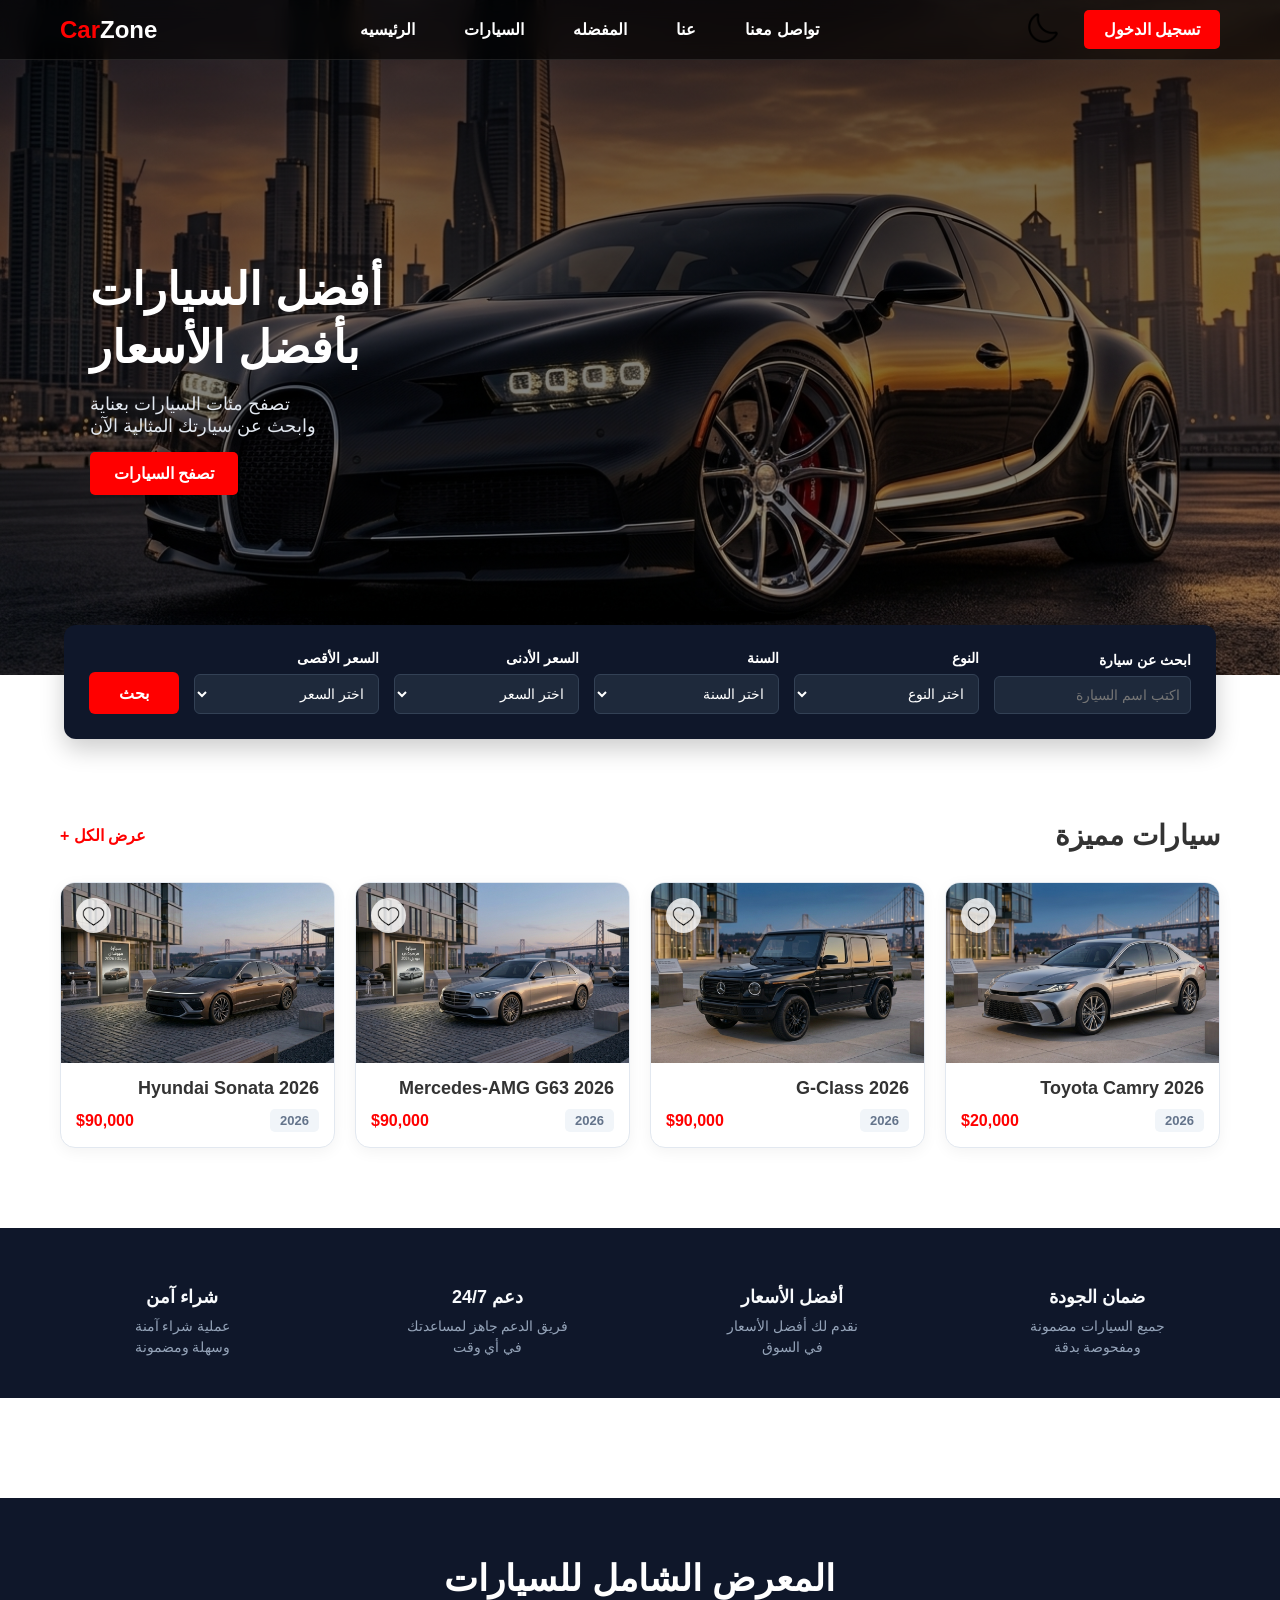
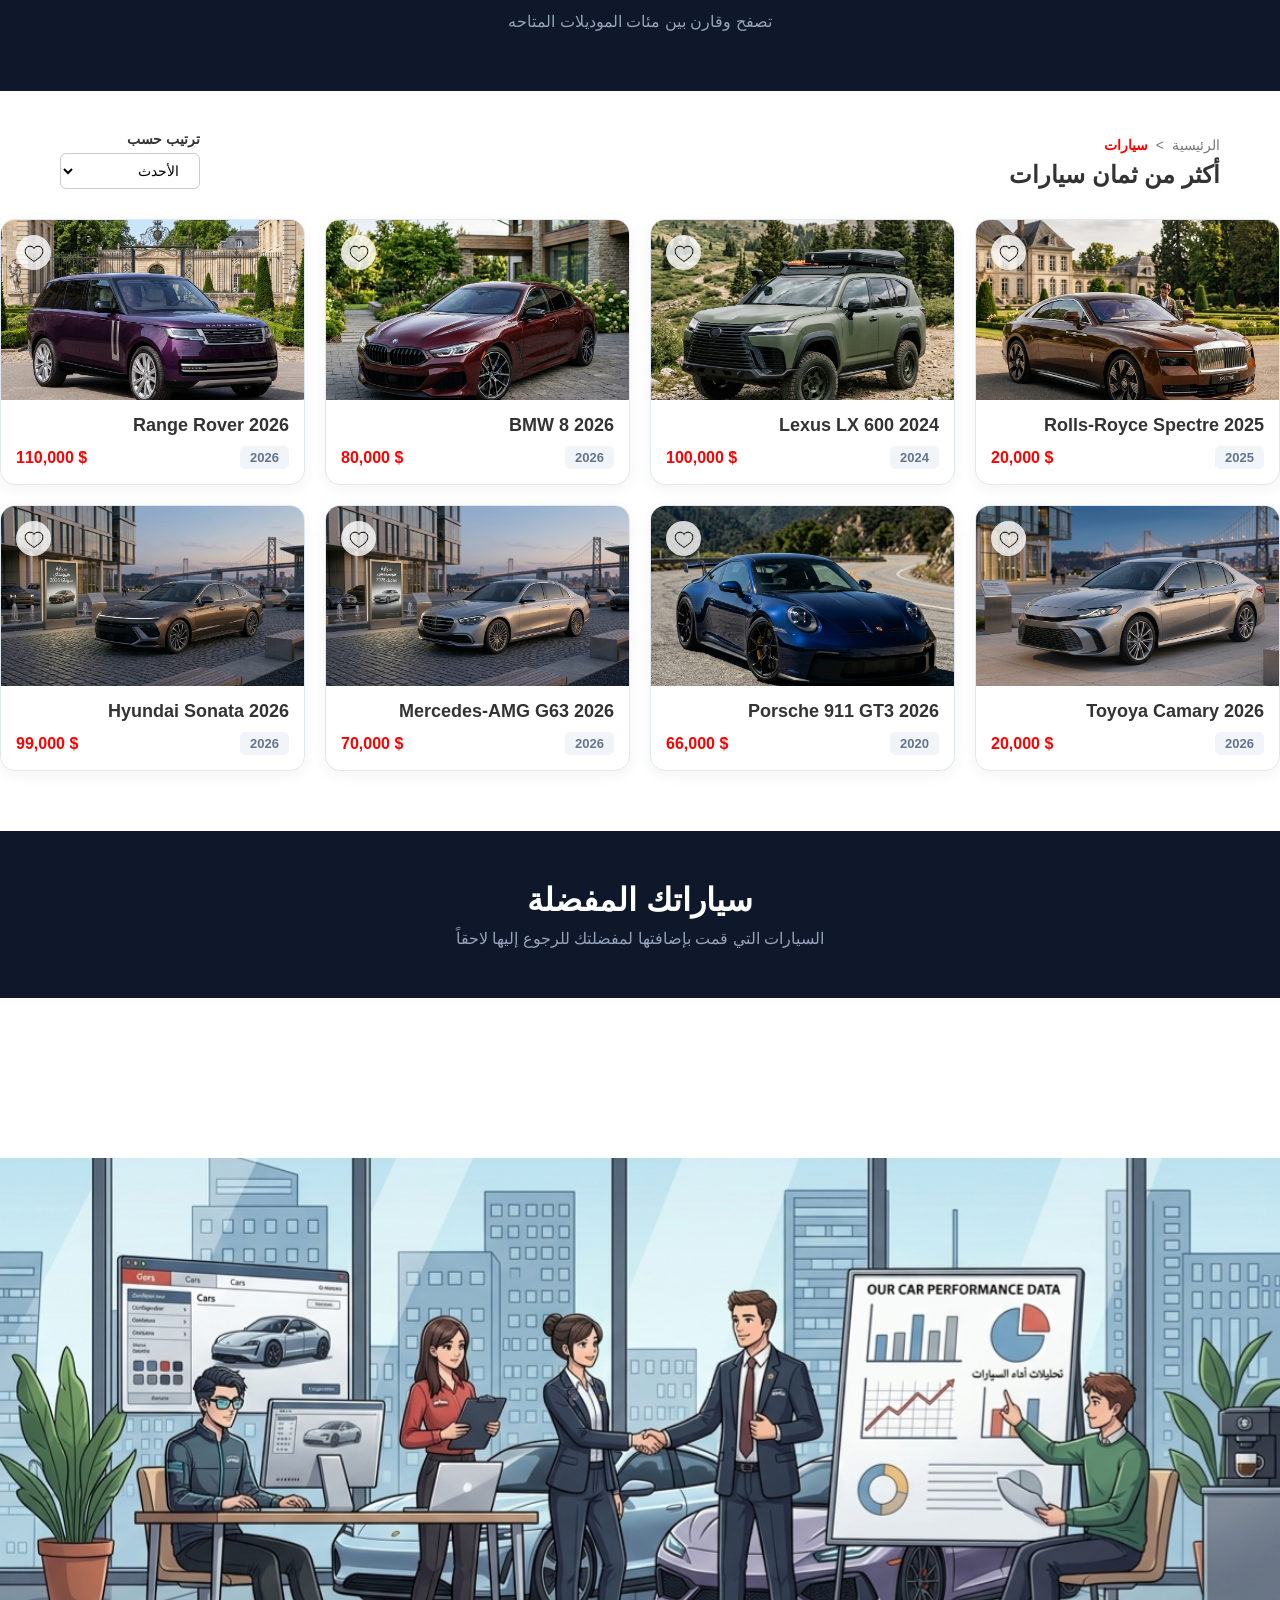
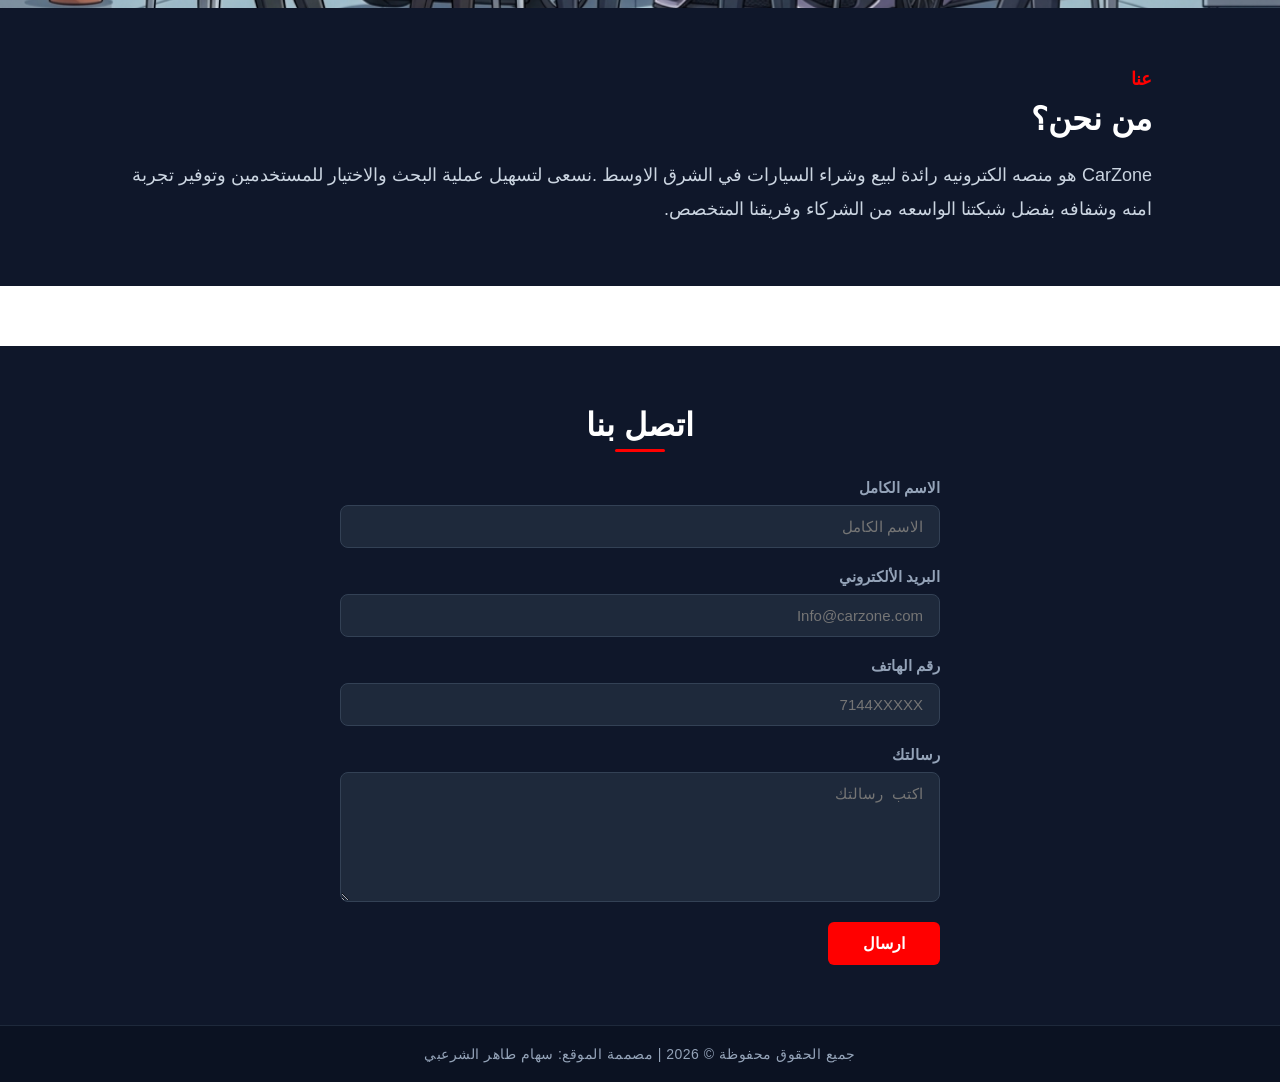
<file: index.html>
<!DOCTYPE html>
<html lang="en">
<head>
    <meta charset="UTF-8">
    <meta name="viewport" content="width=device-width, initial-scale=1.0">
    <link rel="stylesheet" href="css/style.css">
    <title>CarZone</title>
</head>
<body>
<header class="header">
    <div class="container">
        <div class="logo">
            <h1 class="carzone"> <span class="car">Car</span>Zone</h1>
        </div>
        
        <nav class="nav">
            <ul>
                <li><a href="#Home">الرئيسيه</a></li>
                <li><a href="#Cars">السيارات</a></li>
                <li><a href="#Favorites">المفضله</a></li>
                <li><a href="#About-us">عنا</a></li>
                <li><a href="#Contact-Us">تواصل معنا</a></li>
            </ul>
        </nav>
        
        <div class="buttons">
            <button class="light-dark" id="themeToggle"><img src="images/moon.png" alt="light-dark"></button>
            <button class="sign-up">تسجيل الدخول</button>
        </div>
    </div>
</header>

       <section id="Home">
        <div class="hero-section">
            <div class="container">
                <h1 class="hero-title">أفضل السيارات<br>بأفضل الأسعار</h1>
                <p class="hero-desc">تصفح مئات السيارات بعناية<br>وابحث عن سيارتك المثالية الآن</p>
                <button class="browse-cars-btn">تصفح السيارات</button>
            </div>
        </div>
        
        <div class="search-filter-wrapper">
            <div class="search-car-box">
                <button class="search-submit-btn">بحث</button>
                <div class="input-group">
                    <label>السعر الأقصى</label>
                    <select><option>اختر السعر</option></select>
                </div>
                <div class="input-group">
                    <label>السعر الأدنى</label>
                    <select><option>اختر السعر</option></select>
                </div>
                <div class="input-group">
                    <label>السنة</label>
                    <select><option>اختر السنة</option></select>
                </div>
                <div class="input-group">
                    <label>النوع</label>
                    <select><option>اختر النوع</option></select>
                </div>
                <div class="input-group">
                    <label>ابحث عن سيارة</label>
                    <input type="text" placeholder="اكتب اسم السيارة">
                </div>
            </div>
        </div>

        <div class="under-section">
            <div class="section-header">
                <h2>سيارات مميزة</h2>
                <a href="#" class="view-all">عرض الكل +</a>
            </div>
                
                <div class="cars-grid"> 
                    <!-- بطاقة السيارة 1 -->
                    <div class="car-card" data-id="toyota">
                        <div class="car-img">
                            <img src="images/t.png" alt="toyota car">
                            <button class="heart-btn"><img src="images/heart.png" alt="love"></button>
                        </div>
                        <div class="car-info">
                            <h3 class="car-name">Toyota Camry 2026</h3> 
                            <div class="car-footer">
                                <span class="car-price">$20,000</span>
                                <span class="car-year">2026</span>
                            </div>
                        </div>
                    </div>
                    
                  
                    <div class="car-card" data-id="G-Class">
                        <div class="car-img">
                            <img src="images/g.png" alt="G-Class">
                            <button class="heart-btn"><img src="images/heart.png" alt="love"></button>
                        </div>
                        <div class="car-info">
                            <h3 class="car-name">G-Class 2026</h3>
                            <div class="car-footer">
                                <span class="car-price">$90,000</span>
                                <span class="car-year">2026</span>
                            </div>
                        </div>
                    </div>
                    
                    <div class="car-card" data-id="Mercedes-AMG">
                        <div class="car-img">
                            <img src="images/mr.png" alt="Mercedes-AMG G63">
                            <button class="heart-btn"><img src="images/heart.png" alt="love"></button>
                        </div>
                        <div class="car-info">
                            <h3 class="car-name">Mercedes-AMG G63 2026</h3>
                            <div class="car-footer">
                                <span class="car-price">$90,000</span>
                                <span class="car-year">2026</span>
                            </div>
                        </div>
                    </div>
                
                    <div class="car-card" data-id="Hyundai">
                        <div class="car-img">
                            <img src="images/h.png" alt="Hyundai Sonata 2026">
                            <button class="heart-btn"><img src="images/heart.png" alt="love"></button>
                        </div>
                        <div class="car-info">
                            <h3 class="car-name">Hyundai Sonata 2026</h3>
                            <div class="car-footer">
                                <span class="car-price">$90,000</span>
                                <span class="car-year">2026</span>
                            </div>
                        </div>
                    </div>
                </div>   
            </div>
        </div>

        <div class="site-features"> <!-- تم تغيير التسمية لتكون أدق -->
            <div class="container">
                <div class="feature-col">
                    <h3>ضمان الجودة</h3>
                    <p>جميع السيارات مضمونة<br>ومفحوصة بدقة</p>
                </div>
                <div class="feature-col">
                    <h3>أفضل الأسعار</h3>
                    <p>نقدم لك أفضل الأسعار <br>في السوق</p>
                </div>
                <div class="feature-col">
                    <h3>دعم 24/7</h3>
                    <p>فريق الدعم جاهز لمساعدتك<br>في أي وقت</p>
                </div>
                <div class="feature-col">
                    <h3>شراء آمن</h3>
                    <p>عملية شراء آمنة <br>وسهلة ومضمونة</p>
                </div> 
            </div>
        </div>
    </section>

    <section id="Cars">
        <div class="herocontent">
            <div class="h">
              <h1>المعرض الشامل للسيارات</h1>
              <p>تصفح وقارن بين مئات الموديلات المتاحه</p>
            </div>
            <div class="contaner">
                <div class="text-section">
                  <div class="breadcrumb">
                    <span>الرئيسية</span>
                    <span>></span>
                    <span class="active">سيارات</span>
                  </div>

                  <h2>أكثر من ثمان سيارات</h2>
                </div>
                <div class="sort">
                    <label>ترتيب حسب</label>
                    <select>
                        <option>الأحدث</option>
                        <option>الأقدم</option>
                        <option>الأرخص</option>
                        <option>الأغلى</option>
                    </select>
                </div>
            </div>
            <div class="cars-grad">
                <div class="car-card">
                    <div class="car-img">
                        <img src="images/ro.png" alt="Rolls-Royce">
                        <button class="heart"><img src="images/heart.png" alt="love"></button>
                    </div>
                    <div class="car-info">
                        <h3 class="car-name">Rolls-Royce Spectre 2025</h3>
                        <div class="car-footer">
                            <span class="car-price">20,000 $</span>
                            <span class="car-year">2025</span>
                        </div>
                    </div>
                </div>
                <div class="car-card">
                    <div class="car-img">
                        <img src="images/le.png" alt="Lexus LX 600">
                        <button class="heart"><img src="images/heart.png" alt="love"></button>
                    </div>
                    <div class="car-info">
                        <h3 class="car-name">Lexus LX 600 2024</h3>
                        <div class="car-footer">
                            <span class="car-price">100,000 $</span>
                            <span class="car-year">2024</span>
                        </div>
                    </div>
                </div>
                <div class="car-card">
                    <div class="car-img">
                        <img src="images/bmw.png" alt="BMW 8">
                        <button class="heart"><img src="images/heart.png" alt="love"></button>
                    </div>
                    <div class="car-info">
                        <h3 class="car-name">BMW 8 2026</h3>
                        <div class="car-footer">
                            <span class="car-price">80,000 $</span>
                            <span class="car-year">2026</span>
                        </div>
                    </div>
                </div>
                <div class="car-card">
                    <div class="car-img">
                        <img src="images/ra.png" alt="Range Rover 2026">
                        <button class="heart"><img src="images/heart.png" alt="love"></button>
                    </div>
                    <div class="car-info">
                        <h3 class="car-name">Range Rover 2026</h3>
                        <div class="car-footer">
                            <span class="car-price">110,000 $</span>
                            <span class="car-year">2026</span>
                        </div>
                    </div>
                </div>
                <div class="car-card">
                    <div class="car-img">
                        <img src="images/t.png" alt="toyota car">
                        <button class="heart"><img src="images/heart.png" alt="love"></button>
                    </div>
                    <div class="car-info">
                        <h3 class="car-name">Toyoya Camary 2026</h3>
                        <div class="car-footer">
                            <span class="car-price">20,000 $</span>
                            <span class="car-year">2026</span>
                        </div>
                    </div>
                </div>
                <div class="car-card">
                    <div class="car-img">
                        <img src="images/po.png" alt="Porsche 911 GT3">
                        <button class="heart"><img src="images/heart.png" alt="love"></button>
                    </div>
                    <div class="car-info">
                        <h3 class="car-name">Porsche 911 GT3 2026</h3>
                        <div class="car-footer">
                            <span class="car-price">66,000 $</span>
                            <span class="car-year">2020</span>
                        </div>
                    </div>
                </div>
                <div class="car-card">
                    <div class="car-img">
                        <img src="images/mr.png" alt="Mercedes-AMG G63">
                        <button class="heart"><img src="images/heart.png" alt="love"></button>
                    </div>
                    <div class="car-info">
                        <h3 class="car-name">Mercedes-AMG G63 2026</h3>
                        <div class="car-footer">
                            <span class="car-price">70,000 $</span>
                            <span class="car-year">2026</span>
                        </div>
                    </div>
                </div>
                <div class="car-card">
                    <div class="car-img">
                        <img src="images/h.png" alt="Hyundai Sonata 2026">
                        <button class="heart"><img src="images/heart.png" alt="love"></button>
                    </div>
                    <div class="car-info">
                        <h3 class="car-name">Hyundai Sonata 2026</h3>
                        <div class="car-footer">
                            <span class="car-price">99,000 $</span>
                            <span class="car-year">2026</span>
                        </div>
                    </div>
                </div>
            </div>   
        </div>
    </section>
    <!-- قسم المفضلة -->
    <section id="Favorites">
     
        <div class="f">
            <h2>سياراتك المفضلة</h2>
            <p>السيارات التي قمت بإضافتها لمفضلتك للرجوع إليها لاحقاً</p>
        </div>

        <!-- حاوية شبكة السيارات المفضلة الموحدة -->
        <div class="container">
            <div class="favorites-container cars-grad">
                <!-- ملاحظة: عندما يقوم المستخدم بالضغط على قلب أي سيارة، 
                     ستظهر بطاقة السيارة هنا تلقائياً عبر الجافا سكريبت مستقبلاً -->
                
            </div>
        </div>
    </section>

    <section id="About-us">
        <div class="about-us">
            <div class="picture">
                <img src="images/about.png" alt="About us">
            </div>
            <div class="us">
                <h1>عنا</h1>
                <h2>من نحن؟</h2>
                <p>CarZone هو منصه الكترونيه رائدة لبيع وشراء السيارات في الشرق الاوسط
                    .نسعى لتسهيل عملية البحث والاختيار للمستخدمين وتوفير تجربة امنه وشفافه بفضل 
                    شبكتنا الواسعه من الشركاء وفريقنا المتخصص.
                </p>
            </div>
        </div>
    </section>

    <section id="Contact-Us">
        <div class="conect-us">
            <div class="conect">
                <h2>اتصل بنا</h2>
            </div>
                        <form class="conect-form" id="contactForm" novalidate>
                <div class="input-group">
                    <label>الاسم الكامل</label>
                    <input type="text" id="userName" placeholder="الاسم الكامل">
                    <span class="error-msg"></span> <!-- هنا ستظهر رسالة الخطأ -->
                </div>
                <div class="input-group">
                    <label>البريد الألكتروني</label>
                    <input type="email" id="userEmail" placeholder="Info@carzone.com">
                    <span class="error-msg"></span>
                </div>
                <div class="input-group">
                    <label>رقم الهاتف</label>
                    <input type="tel" id="userPhone" placeholder="7144XXXXX">
                    <span class="error-msg"></span>
                </div>
                <div class="input-group">
                    <label>رسالتك</label>
                    <textarea id="userMessage" placeholder="اكتب رسالتك"></textarea>
                    <span class="error-msg"></span>
                </div>
                <div class="input-group">
                    <button type="submit" class="bt-send">ارسال</button>
                </div>
            </form>

            
        </div>

    </section>
        <!-- فوتر الموقع (تذييل الصفحة) -->
    <footer class="main-footer">
        <p>جميع الحقوق محفوظة &copy; 2026 | مصممة الموقع: سهام طاهر الشرعبي</p>
    </footer>

<script src="js/main.js"></script>  
</body>
</html>
</file>
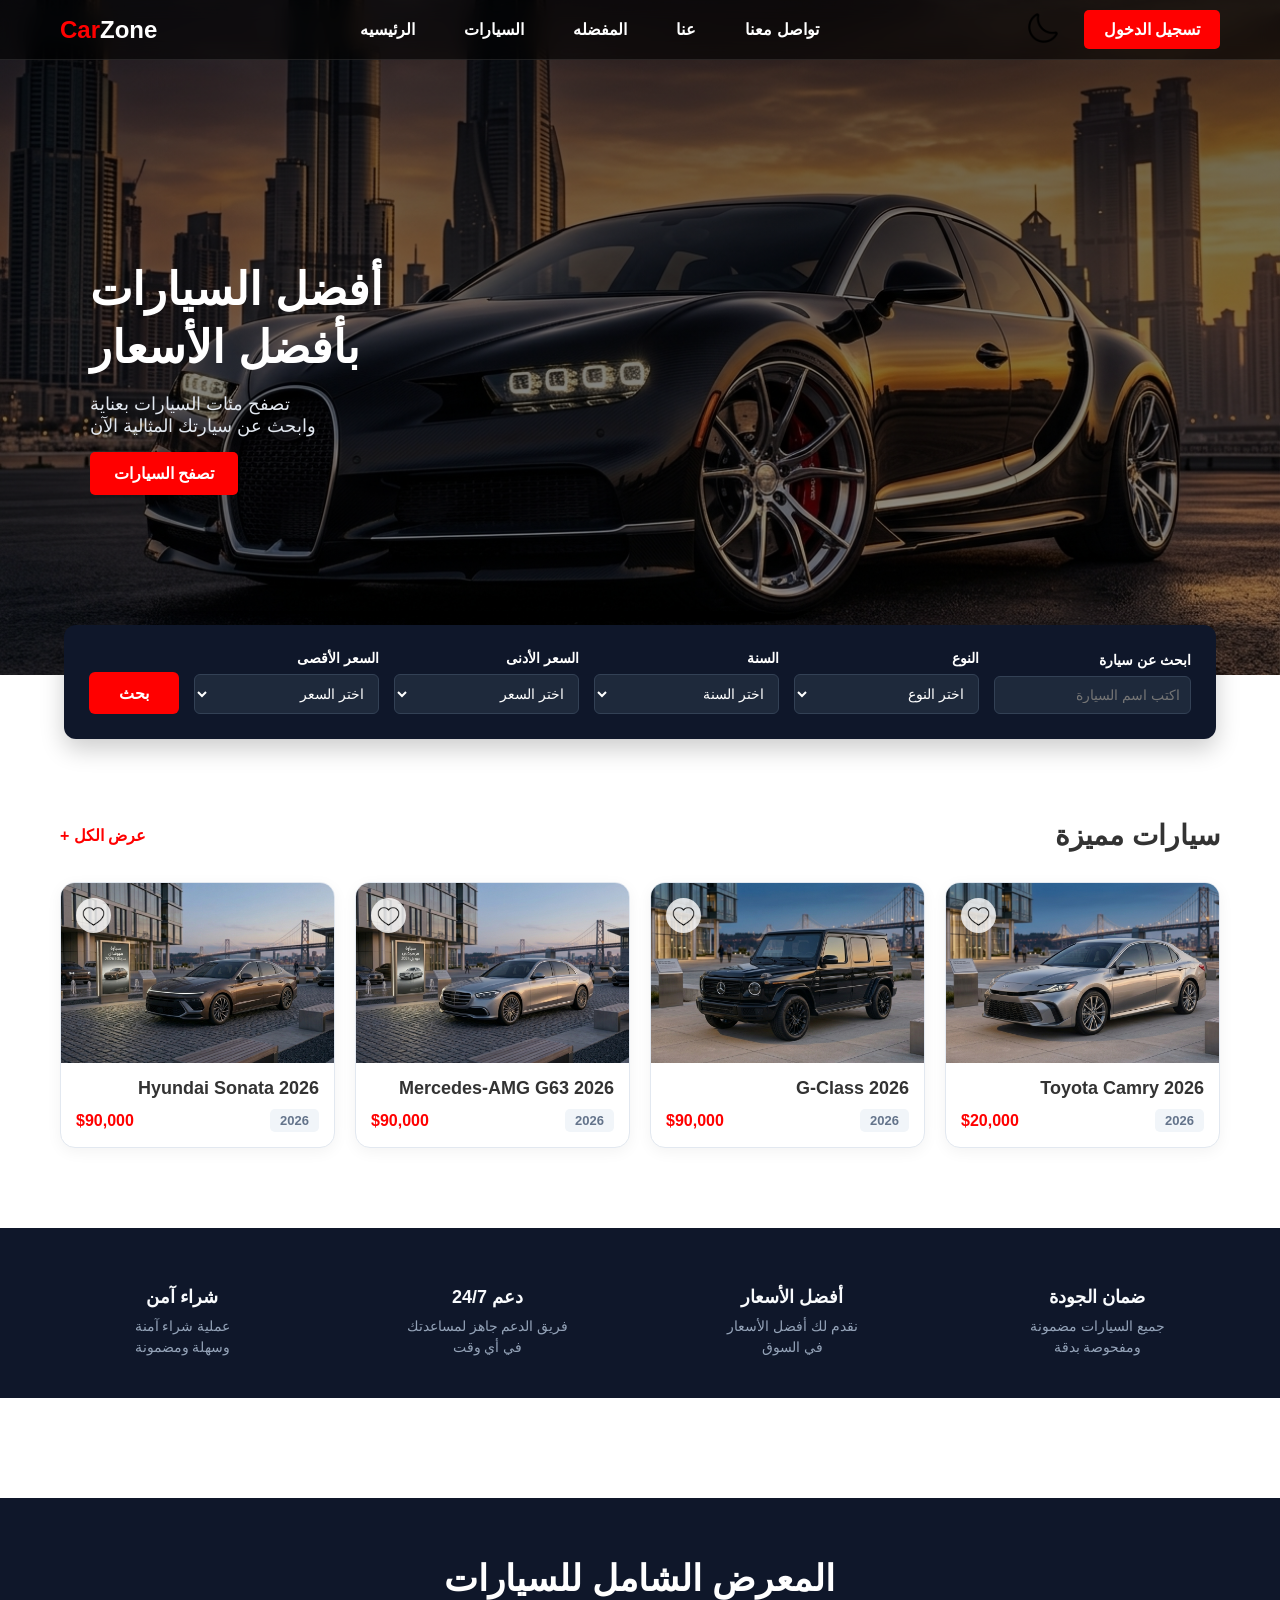
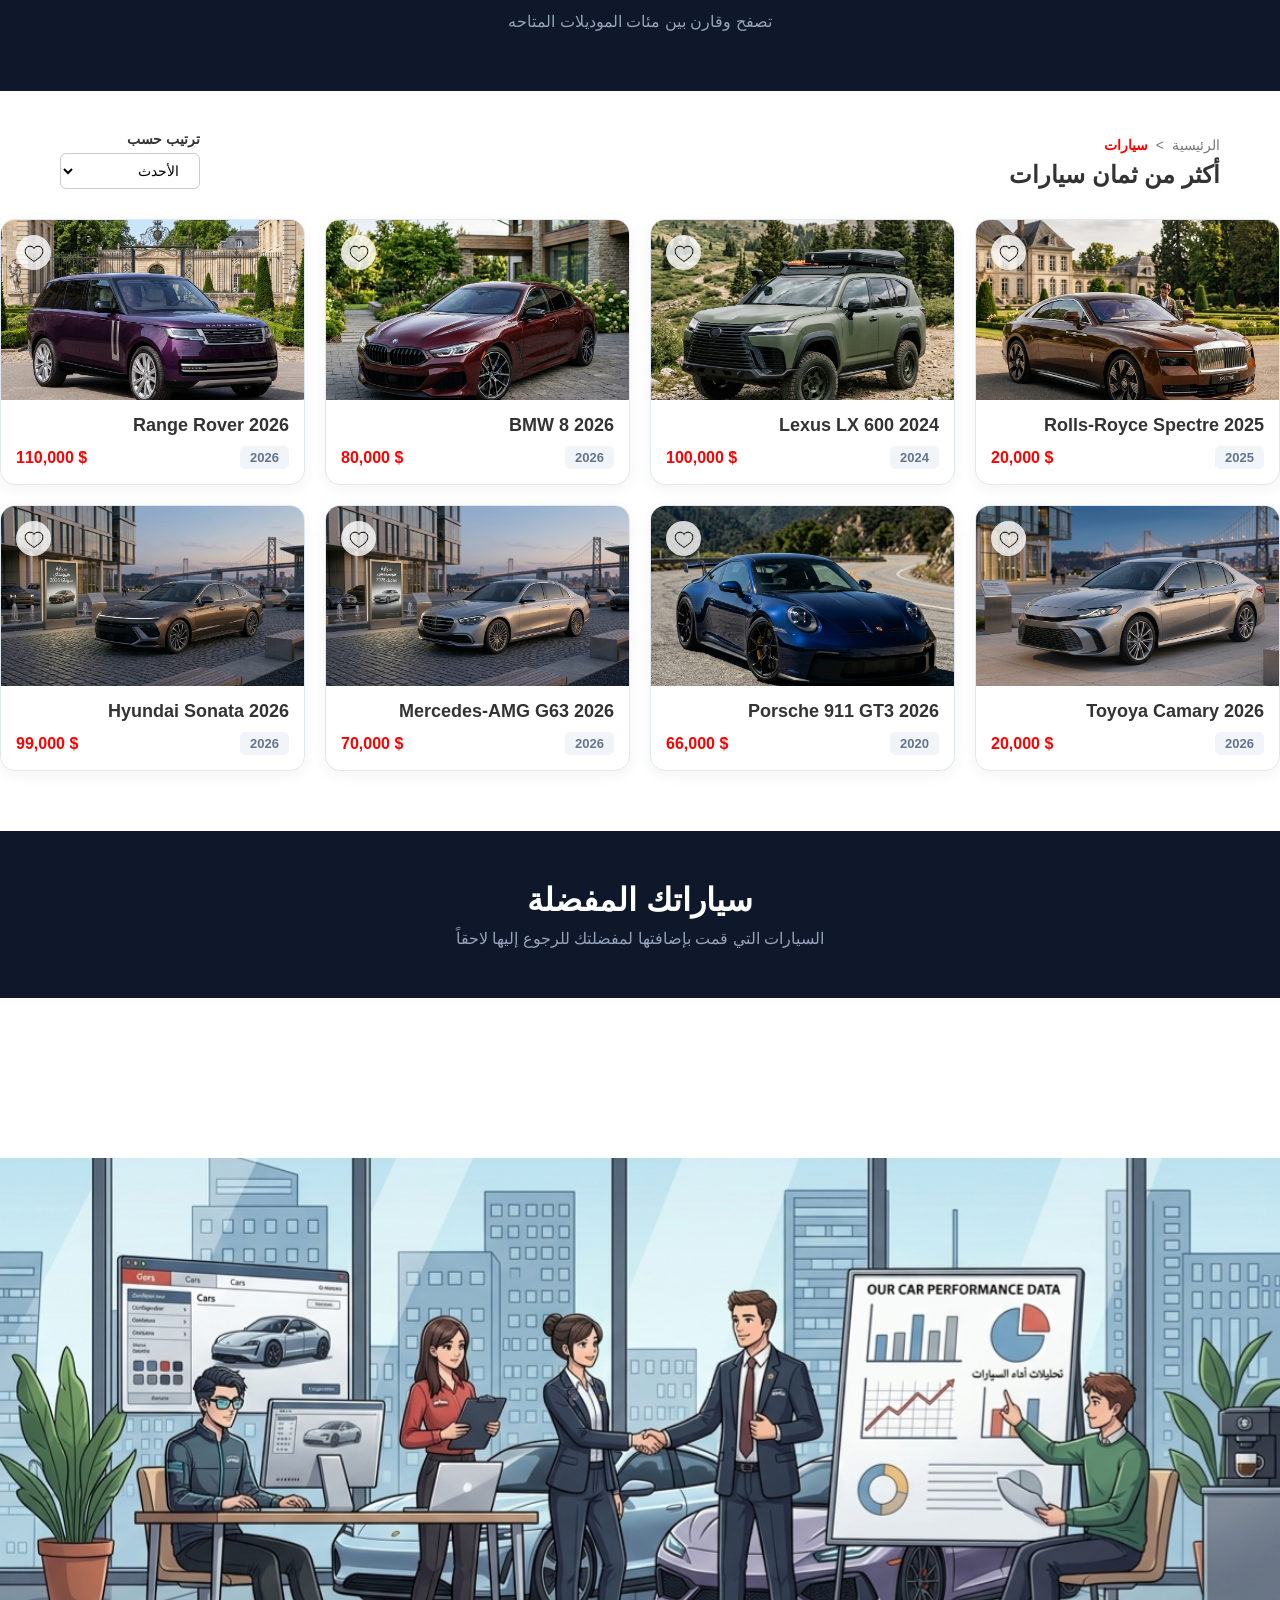
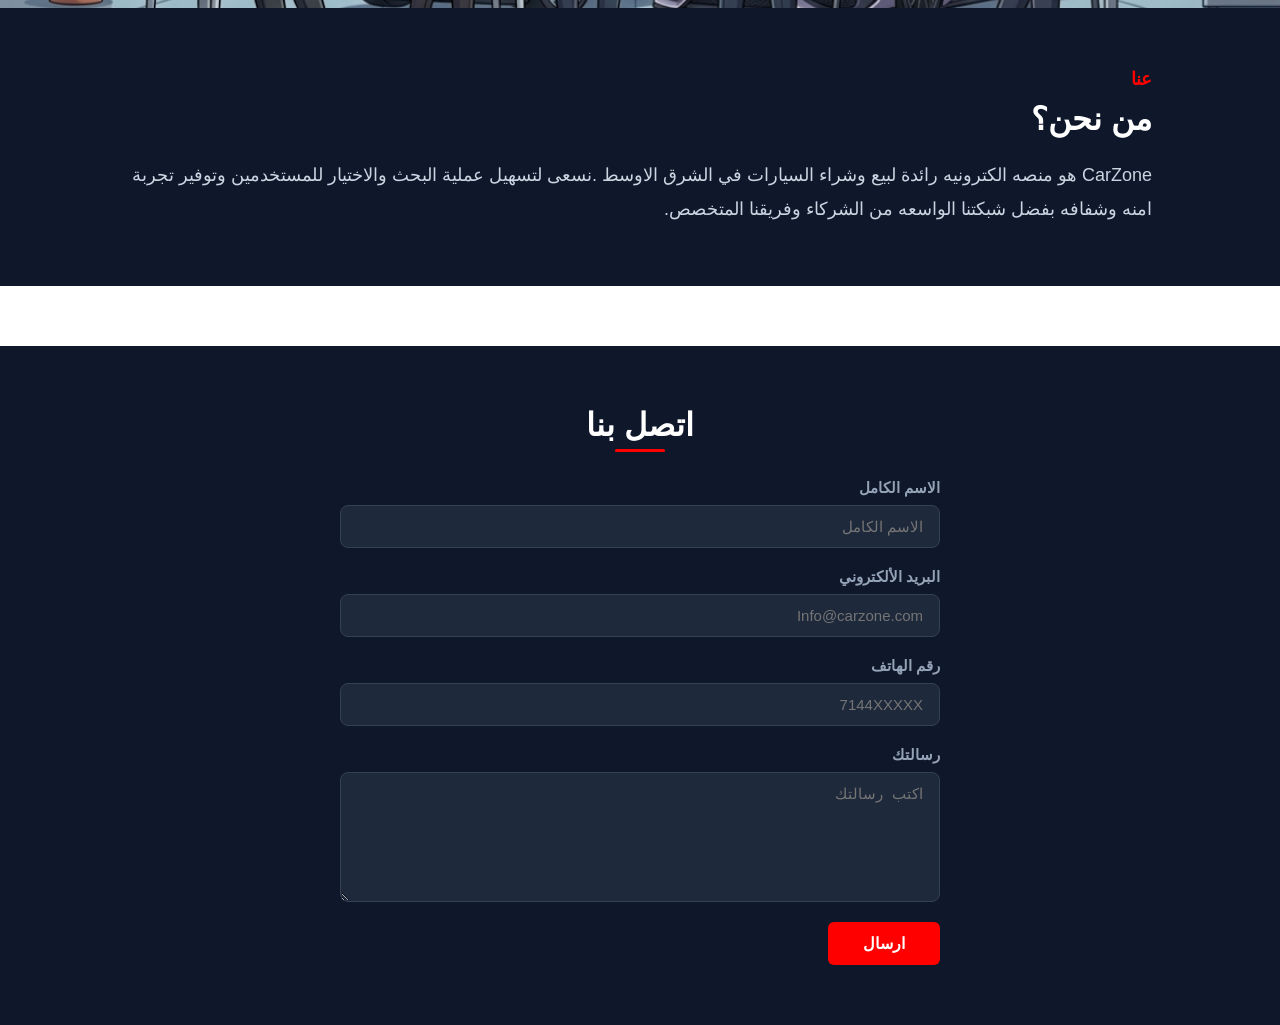
<file: Project/index.html>
<!DOCTYPE html>
<html lang="en">
<head>
    <meta charset="UTF-8">
    <meta name="viewport" content="width=device-width, initial-scale=1.0">
    <link rel="stylesheet" href="css/style.css">
    <title>CarZone</title>
</head>
<body>
<header class="header">
    <div class="container">
        <div class="logo">
            <h1 class="carzone"> <span class="car">Car</span>Zone</h1>
        </div>
        
        <nav class="nav">
            <ul>
                <li><a href="#Home">الرئيسيه</a></li>
                <li><a href="#Cars">السيارات</a></li>
                <li><a href="#Favorites">المفضله</a></li>
                <li><a href="#About-us">عنا</a></li>
                <li><a href="#Contact-Us">تواصل معنا</a></li>
            </ul>
        </nav>
        
        <div class="buttons">
            <button class="light-dark" id="themeToggle"><img src="images/moon.png" alt="light-dark"></button>
            <button class="sign-up">تسجيل الدخول</button>
        </div>
    </div>
</header>

       <section id="Home">
        <div class="hero-section">
            <div class="container">
                <h1 class="hero-title">أفضل السيارات<br>بأفضل الأسعار</h1>
                <p class="hero-desc">تصفح مئات السيارات بعناية<br>وابحث عن سيارتك المثالية الآن</p>
                <button class="browse-cars-btn">تصفح السيارات</button>
            </div>
        </div>
        
        <div class="search-filter-wrapper">
            <div class="search-car-box">
                <button class="search-submit-btn">بحث</button>
                <div class="input-group">
                    <label>السعر الأقصى</label>
                    <select><option>اختر السعر</option></select>
                </div>
                <div class="input-group">
                    <label>السعر الأدنى</label>
                    <select><option>اختر السعر</option></select>
                </div>
                <div class="input-group">
                    <label>السنة</label>
                    <select><option>اختر السنة</option></select>
                </div>
                <div class="input-group">
                    <label>النوع</label>
                    <select><option>اختر النوع</option></select>
                </div>
                <div class="input-group">
                    <label>ابحث عن سيارة</label>
                    <input type="text" placeholder="اكتب اسم السيارة">
                </div>
            </div>
        </div>

        <div class="under-section">
            <div class="section-header">
                <h2>سيارات مميزة</h2>
                <a href="#" class="view-all">عرض الكل +</a>
            </div>
                
                <div class="cars-grid"> 
                    <!-- بطاقة السيارة 1 -->
                    <div class="car-card" data-id="toyota">
                        <div class="car-img">
                            <img src="images/t.png" alt="toyota car">
                            <button class="heart-btn"><img src="images/heart.png" alt="love"></button>
                        </div>
                        <div class="car-info">
                            <h3 class="car-name">Toyota Camry 2026</h3> 
                            <div class="car-footer">
                                <span class="car-price">$20,000</span>
                                <span class="car-year">2026</span>
                            </div>
                        </div>
                    </div>
                    
                  
                    <div class="car-card" data-id="G-Class">
                        <div class="car-img">
                            <img src="images/g.png" alt="G-Class">
                            <button class="heart-btn"><img src="images/heart.png" alt="love"></button>
                        </div>
                        <div class="car-info">
                            <h3 class="car-name">G-Class 2026</h3>
                            <div class="car-footer">
                                <span class="car-price">$90,000</span>
                                <span class="car-year">2026</span>
                            </div>
                        </div>
                    </div>
                    
                    <div class="car-card" data-id="Mercedes-AMG">
                        <div class="car-img">
                            <img src="images/mr.png" alt="Mercedes-AMG G63">
                            <button class="heart-btn"><img src="images/heart.png" alt="love"></button>
                        </div>
                        <div class="car-info">
                            <h3 class="car-name">Mercedes-AMG G63 2026</h3>
                            <div class="car-footer">
                                <span class="car-price">$90,000</span>
                                <span class="car-year">2026</span>
                            </div>
                        </div>
                    </div>
                
                    <div class="car-card" data-id="Hyundai">
                        <div class="car-img">
                            <img src="images/h.png" alt="Hyundai Sonata 2026">
                            <button class="heart-btn"><img src="images/heart.png" alt="love"></button>
                        </div>
                        <div class="car-info">
                            <h3 class="car-name">Hyundai Sonata 2026</h3>
                            <div class="car-footer">
                                <span class="car-price">$90,000</span>
                                <span class="car-year">2026</span>
                            </div>
                        </div>
                    </div>
                </div>   
            </div>
        </div>

        <div class="site-features"> <!-- تم تغيير التسمية لتكون أدق -->
            <div class="container">
                <div class="feature-col">
                    <h3>ضمان الجودة</h3>
                    <p>جميع السيارات مضمونة<br>ومفحوصة بدقة</p>
                </div>
                <div class="feature-col">
                    <h3>أفضل الأسعار</h3>
                    <p>نقدم لك أفضل الأسعار <br>في السوق</p>
                </div>
                <div class="feature-col">
                    <h3>دعم 24/7</h3>
                    <p>فريق الدعم جاهز لمساعدتك<br>في أي وقت</p>
                </div>
                <div class="feature-col">
                    <h3>شراء آمن</h3>
                    <p>عملية شراء آمنة <br>وسهلة ومضمونة</p>
                </div> 
            </div>
        </div>
    </section>

    <section id="Cars">
        <div class="herocontent">
            <div class="h">
              <h1>المعرض الشامل للسيارات</h1>
              <p>تصفح وقارن بين مئات الموديلات المتاحه</p>
            </div>
            <div class="contaner">
                <div class="text-section">
                  <div class="breadcrumb">
                    <span>الرئيسية</span>
                    <span>></span>
                    <span class="active">سيارات</span>
                  </div>

                  <h2>أكثر من ثمان سيارات</h2>
                </div>
                <div class="sort">
                    <label>ترتيب حسب</label>
                    <select>
                        <option>الأحدث</option>
                        <option>الأقدم</option>
                        <option>الأرخص</option>
                        <option>الأغلى</option>
                    </select>
                </div>
            </div>
            <div class="cars-grad">
                <div class="car-card">
                    <div class="car-img">
                        <img src="images/ro.png" alt="Rolls-Royce">
                        <button class="heart"><img src="images/heart.png" alt="love"></button>
                    </div>
                    <div class="car-info">
                        <h3 class="car-name">Rolls-Royce Spectre 2025</h3>
                        <div class="car-footer">
                            <span class="car-price">20,000 $</span>
                            <span class="car-year">2025</span>
                        </div>
                    </div>
                </div>
                <div class="car-card">
                    <div class="car-img">
                        <img src="images/le.png" alt="Lexus LX 600">
                        <button class="heart"><img src="images/heart.png" alt="love"></button>
                    </div>
                    <div class="car-info">
                        <h3 class="car-name">Lexus LX 600 2024</h3>
                        <div class="car-footer">
                            <span class="car-price">100,000 $</span>
                            <span class="car-year">2024</span>
                        </div>
                    </div>
                </div>
                <div class="car-card">
                    <div class="car-img">
                        <img src="images/bmw.png" alt="BMW 8">
                        <button class="heart"><img src="images/heart.png" alt="love"></button>
                    </div>
                    <div class="car-info">
                        <h3 class="car-name">BMW 8 2026</h3>
                        <div class="car-footer">
                            <span class="car-price">80,000 $</span>
                            <span class="car-year">2026</span>
                        </div>
                    </div>
                </div>
                <div class="car-card">
                    <div class="car-img">
                        <img src="images/ra.png" alt="Range Rover 2026">
                        <button class="heart"><img src="images/heart.png" alt="love"></button>
                    </div>
                    <div class="car-info">
                        <h3 class="car-name">Range Rover 2026</h3>
                        <div class="car-footer">
                            <span class="car-price">110,000 $</span>
                            <span class="car-year">2026</span>
                        </div>
                    </div>
                </div>
                <div class="car-card">
                    <div class="car-img">
                        <img src="images/t.png" alt="toyota car">
                        <button class="heart"><img src="images/heart.png" alt="love"></button>
                    </div>
                    <div class="car-info">
                        <h3 class="car-name">Toyoya Camary 2026</h3>
                        <div class="car-footer">
                            <span class="car-price">20,000 $</span>
                            <span class="car-year">2026</span>
                        </div>
                    </div>
                </div>
                <div class="car-card">
                    <div class="car-img">
                        <img src="images/po.png" alt="Porsche 911 GT3">
                        <button class="heart"><img src="images/heart.png" alt="love"></button>
                    </div>
                    <div class="car-info">
                        <h3 class="car-name">Porsche 911 GT3 2026</h3>
                        <div class="car-footer">
                            <span class="car-price">66,000 $</span>
                            <span class="car-year">2020</span>
                        </div>
                    </div>
                </div>
                <div class="car-card">
                    <div class="car-img">
                        <img src="images/mr.png" alt="Mercedes-AMG G63">
                        <button class="heart"><img src="images/heart.png" alt="love"></button>
                    </div>
                    <div class="car-info">
                        <h3 class="car-name">Mercedes-AMG G63 2026</h3>
                        <div class="car-footer">
                            <span class="car-price">70,000 $</span>
                            <span class="car-year">2026</span>
                        </div>
                    </div>
                </div>
                <div class="car-card">
                    <div class="car-img">
                        <img src="images/h.png" alt="Hyundai Sonata 2026">
                        <button class="heart"><img src="images/heart.png" alt="love"></button>
                    </div>
                    <div class="car-info">
                        <h3 class="car-name">Hyundai Sonata 2026</h3>
                        <div class="car-footer">
                            <span class="car-price">99,000 $</span>
                            <span class="car-year">2026</span>
                        </div>
                    </div>
                </div>
            </div>   
        </div>
    </section>
    <!-- قسم المفضلة -->
    <section id="Favorites">
     
        <div class="f">
            <h2>سياراتك المفضلة</h2>
            <p>السيارات التي قمت بإضافتها لمفضلتك للرجوع إليها لاحقاً</p>
        </div>

        <!-- حاوية شبكة السيارات المفضلة الموحدة -->
        <div class="container">
            <div class="favorites-container cars-grad">
                <!-- ملاحظة: عندما يقوم المستخدم بالضغط على قلب أي سيارة، 
                     ستظهر بطاقة السيارة هنا تلقائياً عبر الجافا سكريبت مستقبلاً -->
                
            </div>
        </div>
    </section>

    <section id="About-us">
        <div class="about-us">
            <div class="picture">
                <img src="images/about.png" alt="About us">
            </div>
            <div class="us">
                <h1>عنا</h1>
                <h2>من نحن؟</h2>
                <p>CarZone هو منصه الكترونيه رائدة لبيع وشراء السيارات في الشرق الاوسط
                    .نسعى لتسهيل عملية البحث والاختيار للمستخدمين وتوفير تجربة امنه وشفافه بفضل 
                    شبكتنا الواسعه من الشركاء وفريقنا المتخصص.
                </p>
            </div>
        </div>
    </section>

    <section id="Contact-Us">
        <div class="conect-us">
            <div class="conect">
                <h2>اتصل بنا</h2>
            </div>
                        <form class="conect-form" id="contactForm" novalidate>
                <div class="input-group">
                    <label>الاسم الكامل</label>
                    <input type="text" id="userName" placeholder="الاسم الكامل">
                    <span class="error-msg"></span> <!-- هنا ستظهر رسالة الخطأ -->
                </div>
                <div class="input-group">
                    <label>البريد الألكتروني</label>
                    <input type="email" id="userEmail" placeholder="Info@carzone.com">
                    <span class="error-msg"></span>
                </div>
                <div class="input-group">
                    <label>رقم الهاتف</label>
                    <input type="tel" id="userPhone" placeholder="7144XXXXX">
                    <span class="error-msg"></span>
                </div>
                <div class="input-group">
                    <label>رسالتك</label>
                    <textarea id="userMessage" placeholder="اكتب رسالتك"></textarea>
                    <span class="error-msg"></span>
                </div>
                <div class="input-group">
                    <button type="submit" class="bt-send">ارسال</button>
                </div>
            </form>

            
        </div>

    </section>
<script src="js/main.js"></script>  
</body>
</html>
</file>
<file: css/style.css>
* {
    box-sizing: border-box;
}

body {
    margin: 0;
    font-family: Arial, sans-serif;
    background-color: #ffffff;
    color: #333333;
    transition: background-color 0.3s ease, color 0.3s ease;
}

html {
    scroll-behavior: smooth;
    scroll-padding-top: 80px;
}

.container {
    max-width: 1200px;
    margin: 0 auto;
    width: 100%;
}

.header {
    position: fixed;
    top: 0;
    left: 0;
    width: 100%;
    z-index: 1000;
    background: rgba(0, 0, 0, 0.6);
    backdrop-filter: blur(10px);
    -webkit-backdrop-filter: blur(10px);
    border-bottom: 1px solid rgba(255, 255, 255, 0.1);
}

.header .container {
    display: flex;
    justify-content: space-between;
    align-items: center;
    padding: 10px 20px;
}

.carzone {
    color: white;
    margin: 0;
    font-size: 24px;
}

.carzone .car {
    color: red;
}

.nav ul {
    list-style: none;
    padding: 0;
    margin: 0;
    display: flex; 
    gap: 25px;
}

.nav ul li a {
    text-decoration: none;
    color: #ffffff;
    font-weight: bold;
    font-size: 16px;
    padding: 8px 12px;
    position: relative;
    transition: color 0.3s ease;
}

.nav ul li a:hover {
    color: #ff4d4d;
}

.nav ul li a::after {
    content: '';
    position: absolute;
    width: 0;
    height: 3px;
    bottom: 0;
    left: 50%;
    background-color: #ff4d4d;
    transition: all 0.3s ease;
    transform: translateX(-50%);
    border-radius: 2px;
}

.nav ul li a:hover::after {
    width: 80%;
}

.buttons {
    display: flex;
    align-items: center;
    gap: 20px;
}

.light-dark {
    background: transparent;
    border: none;
    cursor: pointer;
    transition: transform 0.2s ease;
}

.light-dark:active {
    transform: scale(0.9);
}

.light-dark img {
    width: 30px;
    height: 30px;
}

.sign-up {
    color: white;
    background-color: red;
    padding: 10px 20px;
    border-radius: 5px;
    font-size: 16px;
    font-weight: bold; 
    border: none;
    cursor: pointer;
    transition: background-color 0.3s ease, transform 0.1s ease;
}

.sign-up:hover {
    background-color: #c53032;
}

.sign-up:active {
    transform: scale(0.96);
}

.hero-section {
    background-image: linear-gradient(rgba(0, 0, 0, 0.6), rgba(0, 0, 0, 0.4)), url('../images/back-car.png');
    background-size: cover;
    background-position: center;
    background-repeat: no-repeat;
    height: 75vh;
    width: 100%;
    display: flex;
    align-items: center;
    padding-top: 80px;
}

.hero-section .container {
    display: flex;
    flex-direction: column;
    align-items: flex-start;
    gap: 15px;
    padding-left: 50px;
    text-align: left;
}

.hero-title {
    color: white;
    font-size: 45px;
    font-weight: 800;
    line-height: 1.3;
    margin: 0;
}

.hero-desc {
    color: #e2e8f0;
    font-size: 18px;
    margin: 0;
}

.browse-cars-btn {
    background-color: red;
    color: white;
    border: none;
    border-radius: 5px;
    padding: 12px 24px;
    font-size: 16px;
    font-weight: bold;
    cursor: pointer;
    transition: background 0.3s ease;
}

.browse-cars-btn:hover {
    background: #c53032;
}

.search-filter-wrapper {
    width: 90%;
    max-width: 1200px;
    margin: 0 auto;
    margin-top: -50px;
    position: relative;
    z-index: 20;
}

.search-car-box {
    background-color: #0f172a;
    padding: 25px;
    border-radius: 12px;
    display: flex;
    flex-direction: row-reverse;
    justify-content: space-between;
    align-items: flex-end;
    gap: 15px;
    direction: rtl;
    box-shadow: 0 10px 25px rgba(0,0,0,0.2);
}

.input-group {
    display: flex;
    flex-direction: column;
    flex: 1;
}

.input-group label {
    color: white;
    font-size: 14px;
    margin-bottom: 8px;
    font-weight: bold;
}

.input-group select, 
.input-group input {
    padding: 10px;
    border-radius: 6px;
    border: 1px solid #334155;
    background-color: #1e293b;
    color: white;
    outline: none;
    font-size: 14px;
}

.search-submit-btn {
    background-color: red;
    color: white;
    border: none;
    padding: 10px 30px;
    border-radius: 6px;
    font-weight: bold;
    font-size: 16px;
    cursor: pointer;
    height: 42px;
    transition: background 0.3s ease;
}

.search-submit-btn:hover {
    background: #c53032;
}

.under-section {
    display: flex;
    flex-direction: column;
    gap: 30px;
    padding: 80px 20px 40px 20px;
    max-width: 1200px;
    margin: 0 auto;
    direction: rtl;
}

.section-header {
    display: flex;
    justify-content: space-between;
    align-items: center;
}

.section-header h2 {
    font-size: 28px;
    margin: 0;
}

.view-all {
    color: red;
    font-weight: bold;
    text-decoration: none;
}


.site-features {
    background-color: #0f172a;
    direction: rtl;
    padding: 40px 20px;
    margin-top: 40px;
}

.site-features .container {
    display: flex;
    flex-direction: row;
    align-items: flex-start;
    justify-content: space-around;
    flex-wrap: wrap;
    gap: 20px;
}

.feature-col {
    display: flex;
    flex-direction: column;
    text-align: center;
    color: white;
    min-width: 200px;
}

.feature-col h3 {
    font-size: 18px;
    margin-bottom: 8px;
    color: #f8fafc;
}

.feature-col p {
    margin: 0;
    color: #94a3b8;
    font-size: 14px;
    line-height: 1.5;
}

#Cars {
    margin-top: 100px; 
}

.h {
    background-color: #0f172a; 
    color: #ffffff;
    display: flex;
    flex-direction: column;
    align-items: center;
    justify-content: center;
    text-align: center;
    padding: 60px 20px;
    width: 100%;
    margin-bottom: 40px;
}

.h h1 {
    font-size: 36px;
    font-weight: 800;
    margin: 0 0 12px 0;
}

.h p {
    font-size: 16px;
    color: #94a3b8;
    margin: 0;
}

#Cars .filter-bar {
    display: flex;
    justify-content: space-between;
    align-items: flex-end;
    width: 100%;
    margin-bottom: 30px;
    background: none !important;
    box-shadow: none !important;
    direction: rtl;
}

.text-section {
    display: flex;
    flex-direction: column;
    align-items: flex-start;
    text-align: right;
    gap: 8px;
}

.text-section h2 {
    margin: 0;
    font-size: 24px;
    font-weight: bold;
    color: inherit;
}

.breadcrumb {
    display: flex;
    gap: 8px;
    font-size: 14px;
    color: #777777;
}

.breadcrumb .active {
    color: red;
    font-weight: bold;
}

.sort {
    display: flex;
    flex-direction: column;
    align-items: flex-start;
    gap: 6px;
}

.sort label {
    font-size: 14px;
    font-weight: bold;
    color: inherit;
}

.sort select {
    padding: 8px 16px;
    border-radius: 6px;
    border: 1px solid #ccc;
    background-color: #ffffff;
    font-size: 14px;
    outline: none;
    cursor: pointer;
    min-width: 130px;
    transition: border-color 0.2s ease;
}

.sort select:hover {
    border-color: red;
}

.cars-grid {
    display: grid;
    grid-template-columns: repeat(auto-fit, minmax(260px, 1fr));
    gap: 20px;
}

.car-card {
    background-color: #ffffff;
    border: 1px solid #e2e8f0;
    border-radius: 15px;
    overflow: hidden;
    display: flex;
    flex-direction: column;
    box-shadow: 0 4px 15px rgba(0,0,0,0.05);
    transition: transform 0.3s ease, box-shadow 0.3s ease, background-color 0.3s ease, color 0.3s ease;
}

.car-card:hover {
    transform: translateY(-5px);
    background-color: #0f172a;
    color: #ffffff;
    border-color: #0f172a;
    box-shadow: 0 0 20px 6px rgba(15, 23, 42, 0.25); 
}

.car-img {
    width: 100%;
    height: 180px;
    position: relative;
}

.car-img img {
    width: 100%;
    height: 100%;
    object-fit: cover;
}

.heart-btn {
    position: absolute;
    top: 15px;
    left: 15px;
    background: rgba(255, 255, 255, 0.8);
    border: none;
    border-radius: 50%;
    padding: 6px;
    width: 35px;
    height: 35px;
    display: flex;
    align-items: center;
    justify-content: center;
    cursor: pointer;
}

.car-info {
    padding: 15px;
    text-align: right;
}

.car-name {
    font-size: 18px;
    margin: 0 0 10px 0;
    direction: ltr;
}

.car-footer {
    display: flex;
    justify-content: space-between;
    align-items: center;
    direction: ltr;
}

.car-price {
    color: red;
    font-size: 16px;
    font-weight: bold;
}

.car-year {
    background-color: #f1f5f9;
    padding: 4px 10px;
    border-radius: 5px;
    font-size: 13px;
    color: #64748b;
    font-weight: bold;
    transition: background-color 0.3s, color 0.3s;
}

.car-card:hover .car-year {
background-color: #1e293b;
color: #cbd5e1;}

#About-us {
    padding: 60px 20px;
    direction: rtl;}
.about-us {
    display: flex;
    flex-direction: column;
    width: 100%;
    max-width: 1200px;
    margin: 0 auto;
    border-radius: 16px;
    overflow: hidden;
    box-shadow: 0 10px 30px rgba(0, 0, 0, 0.15);}
.picture {width: 100%;
    height: 350px;}
.picture img {
    width: 100%;
    height: 100%;
    object-fit: cover;
    display: block;}
.us {padding: 40px;
    background-color: #0f172a;
    
     color: #ffffff;}
.us h2 {
    font-size: 28px;
    margin-top: 0;
    margin-bottom: 15px;}
.us p {
    font-size: 18px;
    line-height: 1.7;
    color: #cbd5e1;
    margin: 0;}
    .conect-us {
    background-color: #0f172a; 
    color: #ffffff;margin-top: 60px;
    padding: 50px 40px;
    display: flex;
    flex-direction: column;
    align-items: center;
    direction: rtl;width: 100%;}
    .conect-us h2 {
        font-size: 32px;
        margin-top: 0;
        margin-bottom: 10px;}
.conect-us p {
    color: #94a3b8;
    margin-bottom: 30px;
    font-size: 16px;}
.conect-form {
    display: flex;
    flex-direction: column;
    gap: 20px;
    width: 100%;
    max-width: 600px;}
.conect-form input,.conect-form textarea {
    width: 100%;
    padding: 12px 15px;
    border-radius: 8px;
    border: 1px solid #334155;
    background-color: #1e293b;
    color: #ffffff;
    font-size: 15px;
    outline: none;
    transition: border-color 0.3s ease, box-shadow 0.3s ease;}
.conect-form textarea {
    resize: vertical;
    min-height: 120px;}
.conect-form input:focus,.conect-form textarea:focus {
    border-color: red;
    box-shadow: 0 0 8px rgba(255, 0, 0, 0.25);}
.conect-form button {
    background-color: red;
    color: #ffffff;
    border: none;
    padding: 12px 25px;
    border-radius: 8px;
    font-size: 16px;
    font-weight: bold;
    cursor: pointer;
    transition: background-color 0.3s ease;
    align-self: flex-start;}
.conect-form button:hover {
    background-color: #c53032;}

    flex-direction: column;
    align-items: center;
    color: #0f172a;
    font-size: larger;
    margin: 20px;
    padding: 20px;}
.favorites-container {
    display: grid;
    grid-template-columns: repeat(auto-fit,minmax(280px,1fr));
    gap: 10px;}
.fav-toast {
    position: fixed;
    bottom: 20px;
    left: 50%;
    transform: translateX(-50%);
    background-color: #333;
    color: #fff;
    padding: 12px 24px;
    border-radius: 8px;
    font-size: 16px;
    z-index: 1000;
    box-shadow: 0 4px 12px rgba(0,0,0,0.15);
    direction: rtl;
    animation: fadeEffect 0.3s ease-in-out;}
@keyframes fadeEffect {
    from { 
        bottom: 0; 
        opacity: 0; }
        to { bottom: 20px; opacity: 1; }}
.red-heart {
    filter: invert(21%) sepia(100%) saturate(7414%) hue-rotate(357deg) brightness(93%) contrast(116%) !important;
    transition: filter 0.3s ease;}

body.dark-mode {background-color: #121212;
    color: #ffffff;}
body.dark-mode .header {
    background: rgba(18, 18, 18, 0.7);}
body.dark-mode .sort select {
    background-color: #1e293b;
    border-color: #334155;
    color: #ffffff;}
body.dark-mode .breadcrumb {
    color: #94a3b8;}
body.dark-mode .car-card {
    background-color: #1e293b;
    border-color: #334155;
    color: #ffffff;
    box-shadow: 0 4px 15px rgba(0,0,0,0.3);}
body.dark-mode .car-year {
    background-color: #334155;
    color: #cbd5e1;}

body.dark-mode .car-card:hover {
    background-color: #f8fafc;
    color: #0f172a;
    border-color: #f8fafc;
    box-shadow: 0 0 20px 6px rgba(255, 255, 255, 0.2);}
body.dark-mode .car-card:hover .car-year {
    background-color: #e2e8f0;
    color: #475569;}

#Cars .cars-grad {
    display: grid !important;
    grid-template-columns: repeat(auto-fit, minmax(260px, 1fr)) !important;
    gap: 20px !important;
    width: 100% !important;
}

.cars-grad {
    display: grid !important;
    grid-template-columns: repeat(auto-fit, minmax(260px, 1fr)) !important;
    gap: 20px !important;
    width: 100% !important;
    direction: rtl; 
}


.cars-grad .car-img {
    width: 100%;
    height: 180px;
    position: relative;
    overflow: hidden;
}

.cars-grad .car-img img {
    width: 100%;
    height: 100%;
    object-fit: cover;
}

.cars-grad .heart {
    position: absolute;
    top: 15px;
    left: 15px;
    background: rgba(255, 255, 255, 0.8) !important; 
    border: none !important;
    border-radius: 50% !important;
    padding: 6px !important;
    width: 35px !important;
    height: 35px !important;
    display: flex !important;
    align-items: center !important;
    justify-content: center !important;
    cursor: pointer;
    transition: transform 0.2s ease;
}

.cars-grad .heart:hover {
    transform: scale(1.1);
}

.cars-grad .heart img {
    width: 20px !important;
    height: 20px !important;
}


.cars-grad .car-info {
    padding: 15px !important;
    text-align: right !important; 
}

.cars-grad .car-name {
    font-size: 18px !important;
    margin: 0 0 10px 0 !important;
    direction: ltr !important; 
    font-weight: bold;
}

.cars-grad .car-footer {
    display: flex !important;
    justify-content: space-between !important;
    align-items: center !important;
    direction: ltr !important; 
}

.cars-grad .car-price {
    color: red !important;
    font-size: 16px !important;
    font-weight: bold !important;
}

.cars-grad .car-year {
    background-color: #f1f5f9;
    padding: 4px 10px;
    border-radius: 5px;
    font-size: 13px;
    color: #64748b;
    font-weight: bold;
    transition: background-color 0.3s ease, color 0.3s ease;
}

.cars-grad .car-card:hover .car-year {
    background-color: #1e293b;
    color: #cbd5e1;
}

body.dark-mode .cars-grad .car-card:hover .car-year {
    background-color: #e2e8f0;
    color: #475569;
}

#Cars .contaner {
    display: flex !important;
    justify-content: space-between !important; 
    align-items: flex-end !important; 
    width: 100% !important;
    max-width: 1200px !important;
    margin: 0 auto 30px auto !important; 
    padding: 0 20px !important; 
    background: none !important; 
    box-shadow: none !important;
    direction: rtl !important; 
}

#Cars .text-section {
    display: flex !important;
    flex-direction: column !important;
    align-items: flex-start !important; 
    text-align: right !important;
    gap: 8px !important; 
}

#Cars .text-section h2 {
    margin: 0 !important;
    font-size: 24px !important;
    font-weight: bold !important;
    color: inherit !important; 
}

#Cars .breadcrumb {
    display: flex !important;
    gap: 8px !important;
    font-size: 14px !important;
    color: #777777 !important; 
}

#Cars .breadcrumb .active {
    color: red !important; 
    font-weight: bold !important;
}


#Cars .sort {
    display: flex !important;
    flex-direction: column !important;
    align-items: flex-start !important; 
    gap: 6px !important;
}

#Cars .sort label {
    font-size: 14px !important;
    font-weight: bold !important;
    color: inherit !important;
}


#Cars .sort select {
    padding: 8px 16px !important;
    border-radius: 6px !important;
    border: 1px solid #ccc !important;
    background-color: #ffffff !important;
    font-size: 14px !important;
    outline: none !important;
    cursor: pointer !important;
    min-width: 140px !important;
    transition: border-color 0.2s ease !important;
}

#Cars .sort select:hover {
    border-color: #0f172a !important;
}

body.dark-mode #Cars .sort select {
    background-color: #1e293b !important;
    border-color: #334155 !important;
    color: #ffffff !important;
}

body.dark-mode #Cars .breadcrumb {
    color: #94a3b8 !important;
}

#Favorites {
    padding: 60px 0;
    direction: rtl;
}

.f {
    display: flex !important;
    flex-direction: column !important;
    align-items: center !important;
    justify-content: center !important;
    text-align: center !important;
    background-color: #0f172a !important; 
    color: #ffffff !important;
    padding: 50px 20px !important;
    width: 100% !important;
    margin-bottom: 40px !important;
}

.f h2 {
    font-size: 32px !important;
    font-weight: 800 !important;
    margin: 0 0 10px 0 !important;
}

.f p {
    font-size: 16px !important;
    color: #94a3b8 !important; 
    margin: 0 !important;
}

.favorites-container {
    display: grid !important;
    grid-template-columns: repeat(auto-fit, minmax(260px, 1fr)) !important;
    gap: 20px !important;
    width: 100% !important;
    padding: 0 20px !important;
}

.fav-toast {
    position: fixed !important;
    bottom: 30px !important;
    left: 50% !important;
    transform: translateX(-50%) !important;
    background-color: #0f172a !important; 
    color: #ffffff !important;
    padding: 14px 28px !important;
    border-radius: 30px !important; 
    font-size: 15px !important;
    font-weight: bold !important;
    z-index: 2000 !important;
    box-shadow: 0 10px 25px rgba(0, 0, 0, 0.3) !important;
    border: 1px solid #1e293b !important;
    direction: rtl !important;
    display: flex !important;
    align-items: center !important;
    gap: 10px !important;
    animation: fadeEffect 0.4s cubic-bezier(0.175, 0.885, 0.32, 1.275) ease-in-out !important; 
}

@keyframes fadeEffect {
    from { 
        bottom: 0; 
        opacity: 0; 
        transform: translateX(-50%) scale(0.9);
    }
    to { 
        bottom: 30px; 
        opacity: 1; 
        transform: translateX(-50%) scale(1);
    }
}

.red-heart {
    filter: invert(21%) sepia(100%) saturate(7414%) hue-rotate(357deg) brightness(93%) contrast(116%) !important;
}

#About-us {
    padding: 60px 0 0 0 !important; 
    margin: 0 !important;
    width: 100% !important;
    max-width: 100% !important; 
    overflow: hidden !important;
    direction: rtl !important;
}

.about-us {
    display: flex !important;
    flex-direction: column !important;
    width: 100% !important;
    max-width: 100% !important;
    margin: 0 !important;
    padding: 0 !important;
    border-radius: 0 !important; 
    box-shadow: none !important;
}

.picture {
    width: 100% !important;
    max-width: 100% !important;
    height: 450px !important;
}

.picture img {
    width: 100% !important;
    height: 100% !important;
    object-fit: cover !important;
    display: block !important;
}

.us {
    padding: 60px 10% !important; 
    background-color: #0f172a !important; 
    color: #ffffff !important;
    text-align: right !important; 
    width: 100% !important;
}

.us h1 {
    font-size: 18px !important;
    color: red !important;
    margin: 0 0 10px 0 !important;
    font-weight: bold !important;
}

.us h2 {
    font-size: 32px !important;
    margin: 0 0 20px 0 !important;
    font-weight: 800 !important;
}

.us p {
    font-size: 18px !important;
    line-height: 1.9 !important;
    color: #cbd5e1 !important;
    margin: 0 !important;
}

#Contact-Us {
    width: 100% !important;
    max-width: 100% !important; 
    margin: 0 !important;
    padding: 0 !important;
    direction: rtl !important; 
}

.conect-us {
    background-color: #0f172a !important; 
    color: #ffffff !important;
    padding: 60px 20px !important;
    width: 100% !important;
    display: flex !important;
    flex-direction: column !important;
    align-items: center !important; 
}

.conect h2 {
    font-size: 32px !important;
    font-weight: 800 !important;
    margin-top: 0 !important;
    margin-bottom: 35px !important;
    position: relative !important;
}

.conect h2::after {
    content: '';
    position: absolute;
    bottom: -8px;
    left: 50%;
    transform: translateX(-50%);
    width: 50px;
    height: 3px;
    background-color: red;
    border-radius: 2px;
}

.conect-form {
    display: flex !important;
    flex-direction: column !important;
    gap: 20px !important;
    width: 100% !important;
    max-width: 600px !important; 
}

.conect-form .input-group {
    display: flex !important;
    flex-direction: column !important;
    align-items: flex-start !important;
    width: 100% !important;
}
.conect-form .input-group label {
    color: #94a3b8 !important; 
    font-size: 15px !important;
    font-weight: bold !important;
    margin-bottom: 8px !important;
    text-align: right !important;
}
.conect-form .input-group input,
.conect-form .input-group textarea {
    width: 100% !important;
    padding: 12px 16px !important;
    border-radius: 8px !important;
    border: 1px solid #334155 !important;
    background-color: #1e293b !important; 
    color: #ffffff !important;
    font-size: 15px !important;
    outline: none !important;
    text-align: right !important; 
    transition: border-color 0.3s ease, box-shadow 0.3s ease !important;
}

.conect-form .input-group textarea {
    resize: vertical !important; 
    min-height: 130px !important;
}
.conect-form .input-group input:focus,
.conect-form .input-group textarea:focus {
    border-color: red !important;
    box-shadow: 0 0 10px rgba(255, 0, 0, 0.25) !important;
}

.bt-send {
    background-color: red !important;
    color: #ffffff !important;
    border: none !important;
    padding: 12px 35px !important; 
    border-radius: 6px !important;
    font-size: 16px !important;
    font-weight: bold !important;
    cursor: pointer !important;
    transition: background-color 0.3s ease, transform 0.1s ease !important;
    align-self: flex-start !important; 
}

.bt-send:hover {
    background-color: #c53032 !important;
}

.bt-send:active {
    transform: scale(0.97) !important;
}
/* تنسيق رسائل خطأ استمارة التواصل */
.error-msg {
    color:white !important;
    font-size: 13px !important;
    margin-top: 5px !important;
    font-weight: bold !important;
    display: none; /* مخفية افتراضياً وتظهر فقط عند وجود خطأ */
}

/* تحويل حواف الحقل للون الأحمر عند الخطأ */
.input-error {
    border-color: #ff4d4d !important;
    box-shadow: 0 0 5px rgba(255, 77, 77, 0.3) !important;
}



/* ==========================================================================
   تنسيق فوتر الموقع السفلي (Main Footer)
   ========================================================================== */
.main-footer {
    background-color: #0b1222 !important; /* لون كحلي أغمق قليلاً من الفلتر ليعطي تدرجاً فخماً */
    color: #94a3b8 !important; /* لون رمادي فاتح مريح للعين */
    text-align: center !important;
    padding: 20px !important;
    width: 100% !important;
    max-width: 100% !important; /* ملء عرض الشاشة بالكامل من الحافة للحافة */
    margin: 0 !important;
    border-top: 1px solid #1e293b !important; /* خط علوي نحيف يفصله عن قسم اتصل بنا */
    direction: rtl !important;
}

.main-footer p {
    margin: 0 !important;
    font-size: 14px !important;
    font-weight: 500 !important;
    letter-spacing: 0.5px !important;
}

/* توافق الفوتر مع الوضع الداكن */
body.dark-mode .main-footer {
    background-color: #090d16 !important;
    border-top-color: #111827 !important;
}
</file>
<file: Project/css/style.css>
* {
    box-sizing: border-box;
}

body {
    margin: 0;
    font-family: Arial, sans-serif;
    background-color: #ffffff;
    color: #333333;
    transition: background-color 0.3s ease, color 0.3s ease;
}

html {
    scroll-behavior: smooth;
    scroll-padding-top: 80px;
}

.container {
    max-width: 1200px;
    margin: 0 auto;
    width: 100%;
}

.header {
    position: fixed;
    top: 0;
    left: 0;
    width: 100%;
    z-index: 1000;
    background: rgba(0, 0, 0, 0.6);
    backdrop-filter: blur(10px);
    -webkit-backdrop-filter: blur(10px);
    border-bottom: 1px solid rgba(255, 255, 255, 0.1);
}

.header .container {
    display: flex;
    justify-content: space-between;
    align-items: center;
    padding: 10px 20px;
}

.carzone {
    color: white;
    margin: 0;
    font-size: 24px;
}

.carzone .car {
    color: red;
}

.nav ul {
    list-style: none;
    padding: 0;
    margin: 0;
    display: flex; 
    gap: 25px;
}

.nav ul li a {
    text-decoration: none;
    color: #ffffff;
    font-weight: bold;
    font-size: 16px;
    padding: 8px 12px;
    position: relative;
    transition: color 0.3s ease;
}

.nav ul li a:hover {
    color: #ff4d4d;
}

.nav ul li a::after {
    content: '';
    position: absolute;
    width: 0;
    height: 3px;
    bottom: 0;
    left: 50%;
    background-color: #ff4d4d;
    transition: all 0.3s ease;
    transform: translateX(-50%);
    border-radius: 2px;
}

.nav ul li a:hover::after {
    width: 80%;
}

.buttons {
    display: flex;
    align-items: center;
    gap: 20px;
}

.light-dark {
    background: transparent;
    border: none;
    cursor: pointer;
    transition: transform 0.2s ease;
}

.light-dark:active {
    transform: scale(0.9);
}

.light-dark img {
    width: 30px;
    height: 30px;
}

.sign-up {
    color: white;
    background-color: red;
    padding: 10px 20px;
    border-radius: 5px;
    font-size: 16px;
    font-weight: bold; 
    border: none;
    cursor: pointer;
    transition: background-color 0.3s ease, transform 0.1s ease;
}

.sign-up:hover {
    background-color: #c53032;
}

.sign-up:active {
    transform: scale(0.96);
}

.hero-section {
    background-image: linear-gradient(rgba(0, 0, 0, 0.6), rgba(0, 0, 0, 0.4)), url('../images/back-car.png');
    background-size: cover;
    background-position: center;
    background-repeat: no-repeat;
    height: 75vh;
    width: 100%;
    display: flex;
    align-items: center;
    padding-top: 80px;
}

.hero-section .container {
    display: flex;
    flex-direction: column;
    align-items: flex-start;
    gap: 15px;
    padding-left: 50px;
    text-align: left;
}

.hero-title {
    color: white;
    font-size: 45px;
    font-weight: 800;
    line-height: 1.3;
    margin: 0;
}

.hero-desc {
    color: #e2e8f0;
    font-size: 18px;
    margin: 0;
}

.browse-cars-btn {
    background-color: red;
    color: white;
    border: none;
    border-radius: 5px;
    padding: 12px 24px;
    font-size: 16px;
    font-weight: bold;
    cursor: pointer;
    transition: background 0.3s ease;
}

.browse-cars-btn:hover {
    background: #c53032;
}

.search-filter-wrapper {
    width: 90%;
    max-width: 1200px;
    margin: 0 auto;
    margin-top: -50px;
    position: relative;
    z-index: 20;
}

.search-car-box {
    background-color: #0f172a;
    padding: 25px;
    border-radius: 12px;
    display: flex;
    flex-direction: row-reverse;
    justify-content: space-between;
    align-items: flex-end;
    gap: 15px;
    direction: rtl;
    box-shadow: 0 10px 25px rgba(0,0,0,0.2);
}

.input-group {
    display: flex;
    flex-direction: column;
    flex: 1;
}

.input-group label {
    color: white;
    font-size: 14px;
    margin-bottom: 8px;
    font-weight: bold;
}

.input-group select, 
.input-group input {
    padding: 10px;
    border-radius: 6px;
    border: 1px solid #334155;
    background-color: #1e293b;
    color: white;
    outline: none;
    font-size: 14px;
}

.search-submit-btn {
    background-color: red;
    color: white;
    border: none;
    padding: 10px 30px;
    border-radius: 6px;
    font-weight: bold;
    font-size: 16px;
    cursor: pointer;
    height: 42px;
    transition: background 0.3s ease;
}

.search-submit-btn:hover {
    background: #c53032;
}

.under-section {
    display: flex;
    flex-direction: column;
    gap: 30px;
    padding: 80px 20px 40px 20px;
    max-width: 1200px;
    margin: 0 auto;
    direction: rtl;
}

.section-header {
    display: flex;
    justify-content: space-between;
    align-items: center;
}

.section-header h2 {
    font-size: 28px;
    margin: 0;
}

.view-all {
    color: red;
    font-weight: bold;
    text-decoration: none;
}


.site-features {
    background-color: #0f172a;
    direction: rtl;
    padding: 40px 20px;
    margin-top: 40px;
}

.site-features .container {
    display: flex;
    flex-direction: row;
    align-items: flex-start;
    justify-content: space-around;
    flex-wrap: wrap;
    gap: 20px;
}

.feature-col {
    display: flex;
    flex-direction: column;
    text-align: center;
    color: white;
    min-width: 200px;
}

.feature-col h3 {
    font-size: 18px;
    margin-bottom: 8px;
    color: #f8fafc;
}

.feature-col p {
    margin: 0;
    color: #94a3b8;
    font-size: 14px;
    line-height: 1.5;
}

#Cars {
    margin-top: 100px; 
}

.h {
    background-color: #0f172a; 
    color: #ffffff;
    display: flex;
    flex-direction: column;
    align-items: center;
    justify-content: center;
    text-align: center;
    padding: 60px 20px;
    width: 100%;
    margin-bottom: 40px;
}

.h h1 {
    font-size: 36px;
    font-weight: 800;
    margin: 0 0 12px 0;
}

.h p {
    font-size: 16px;
    color: #94a3b8;
    margin: 0;
}

#Cars .filter-bar {
    display: flex;
    justify-content: space-between;
    align-items: flex-end;
    width: 100%;
    margin-bottom: 30px;
    background: none !important;
    box-shadow: none !important;
    direction: rtl;
}

.text-section {
    display: flex;
    flex-direction: column;
    align-items: flex-start;
    text-align: right;
    gap: 8px;
}

.text-section h2 {
    margin: 0;
    font-size: 24px;
    font-weight: bold;
    color: inherit;
}

.breadcrumb {
    display: flex;
    gap: 8px;
    font-size: 14px;
    color: #777777;
}

.breadcrumb .active {
    color: red;
    font-weight: bold;
}

.sort {
    display: flex;
    flex-direction: column;
    align-items: flex-start;
    gap: 6px;
}

.sort label {
    font-size: 14px;
    font-weight: bold;
    color: inherit;
}

.sort select {
    padding: 8px 16px;
    border-radius: 6px;
    border: 1px solid #ccc;
    background-color: #ffffff;
    font-size: 14px;
    outline: none;
    cursor: pointer;
    min-width: 130px;
    transition: border-color 0.2s ease;
}

.sort select:hover {
    border-color: red;
}

.cars-grid {
    display: grid;
    grid-template-columns: repeat(auto-fit, minmax(260px, 1fr));
    gap: 20px;
}

.car-card {
    background-color: #ffffff;
    border: 1px solid #e2e8f0;
    border-radius: 15px;
    overflow: hidden;
    display: flex;
    flex-direction: column;
    box-shadow: 0 4px 15px rgba(0,0,0,0.05);
    transition: transform 0.3s ease, box-shadow 0.3s ease, background-color 0.3s ease, color 0.3s ease;
}

.car-card:hover {
    transform: translateY(-5px);
    background-color: #0f172a;
    color: #ffffff;
    border-color: #0f172a;
    box-shadow: 0 0 20px 6px rgba(15, 23, 42, 0.25); 
}

.car-img {
    width: 100%;
    height: 180px;
    position: relative;
}

.car-img img {
    width: 100%;
    height: 100%;
    object-fit: cover;
}

.heart-btn {
    position: absolute;
    top: 15px;
    left: 15px;
    background: rgba(255, 255, 255, 0.8);
    border: none;
    border-radius: 50%;
    padding: 6px;
    width: 35px;
    height: 35px;
    display: flex;
    align-items: center;
    justify-content: center;
    cursor: pointer;
}

.car-info {
    padding: 15px;
    text-align: right;
}

.car-name {
    font-size: 18px;
    margin: 0 0 10px 0;
    direction: ltr;
}

.car-footer {
    display: flex;
    justify-content: space-between;
    align-items: center;
    direction: ltr;
}

.car-price {
    color: red;
    font-size: 16px;
    font-weight: bold;
}

.car-year {
    background-color: #f1f5f9;
    padding: 4px 10px;
    border-radius: 5px;
    font-size: 13px;
    color: #64748b;
    font-weight: bold;
    transition: background-color 0.3s, color 0.3s;
}

.car-card:hover .car-year {
background-color: #1e293b;
color: #cbd5e1;}

#About-us {
    padding: 60px 20px;
    direction: rtl;}
.about-us {
    display: flex;
    flex-direction: column;
    width: 100%;
    max-width: 1200px;
    margin: 0 auto;
    border-radius: 16px;
    overflow: hidden;
    box-shadow: 0 10px 30px rgba(0, 0, 0, 0.15);}
.picture {width: 100%;
    height: 350px;}
.picture img {
    width: 100%;
    height: 100%;
    object-fit: cover;
    display: block;}
.us {padding: 40px;
    background-color: #0f172a;
    
     color: #ffffff;}
.us h2 {
    font-size: 28px;
    margin-top: 0;
    margin-bottom: 15px;}
.us p {
    font-size: 18px;
    line-height: 1.7;
    color: #cbd5e1;
    margin: 0;}
    .conect-us {
    background-color: #0f172a; 
    color: #ffffff;margin-top: 60px;
    padding: 50px 40px;
    display: flex;
    flex-direction: column;
    align-items: center;
    direction: rtl;width: 100%;}
    .conect-us h2 {
        font-size: 32px;
        margin-top: 0;
        margin-bottom: 10px;}
.conect-us p {
    color: #94a3b8;
    margin-bottom: 30px;
    font-size: 16px;}
.conect-form {
    display: flex;
    flex-direction: column;
    gap: 20px;
    width: 100%;
    max-width: 600px;}
.conect-form input,.conect-form textarea {
    width: 100%;
    padding: 12px 15px;
    border-radius: 8px;
    border: 1px solid #334155;
    background-color: #1e293b;
    color: #ffffff;
    font-size: 15px;
    outline: none;
    transition: border-color 0.3s ease, box-shadow 0.3s ease;}
.conect-form textarea {
    resize: vertical;
    min-height: 120px;}
.conect-form input:focus,.conect-form textarea:focus {
    border-color: red;
    box-shadow: 0 0 8px rgba(255, 0, 0, 0.25);}
.conect-form button {
    background-color: red;
    color: #ffffff;
    border: none;
    padding: 12px 25px;
    border-radius: 8px;
    font-size: 16px;
    font-weight: bold;
    cursor: pointer;
    transition: background-color 0.3s ease;
    align-self: flex-start;}
.conect-form button:hover {
    background-color: #c53032;}

    flex-direction: column;
    align-items: center;
    color: #0f172a;
    font-size: larger;
    margin: 20px;
    padding: 20px;}
.favorites-container {
    display: grid;
    grid-template-columns: repeat(auto-fit,minmax(280px,1fr));
    gap: 10px;}
.fav-toast {
    position: fixed;
    bottom: 20px;
    left: 50%;
    transform: translateX(-50%);
    background-color: #333;
    color: #fff;
    padding: 12px 24px;
    border-radius: 8px;
    font-size: 16px;
    z-index: 1000;
    box-shadow: 0 4px 12px rgba(0,0,0,0.15);
    direction: rtl;
    animation: fadeEffect 0.3s ease-in-out;}
@keyframes fadeEffect {
    from { 
        bottom: 0; 
        opacity: 0; }
        to { bottom: 20px; opacity: 1; }}
.red-heart {
    filter: invert(21%) sepia(100%) saturate(7414%) hue-rotate(357deg) brightness(93%) contrast(116%) !important;
    transition: filter 0.3s ease;}

body.dark-mode {background-color: #121212;
    color: #ffffff;}
body.dark-mode .header {
    background: rgba(18, 18, 18, 0.7);}
body.dark-mode .sort select {
    background-color: #1e293b;
    border-color: #334155;
    color: #ffffff;}
body.dark-mode .breadcrumb {
    color: #94a3b8;}
body.dark-mode .car-card {
    background-color: #1e293b;
    border-color: #334155;
    color: #ffffff;
    box-shadow: 0 4px 15px rgba(0,0,0,0.3);}
body.dark-mode .car-year {
    background-color: #334155;
    color: #cbd5e1;}

body.dark-mode .car-card:hover {
    background-color: #f8fafc;
    color: #0f172a;
    border-color: #f8fafc;
    box-shadow: 0 0 20px 6px rgba(255, 255, 255, 0.2);}
body.dark-mode .car-card:hover .car-year {
    background-color: #e2e8f0;
    color: #475569;}

#Cars .cars-grad {
    display: grid !important;
    grid-template-columns: repeat(auto-fit, minmax(260px, 1fr)) !important;
    gap: 20px !important;
    width: 100% !important;
}

.cars-grad {
    display: grid !important;
    grid-template-columns: repeat(auto-fit, minmax(260px, 1fr)) !important;
    gap: 20px !important;
    width: 100% !important;
    direction: rtl; 
}


.cars-grad .car-img {
    width: 100%;
    height: 180px;
    position: relative;
    overflow: hidden;
}

.cars-grad .car-img img {
    width: 100%;
    height: 100%;
    object-fit: cover;
}

.cars-grad .heart {
    position: absolute;
    top: 15px;
    left: 15px;
    background: rgba(255, 255, 255, 0.8) !important; 
    border: none !important;
    border-radius: 50% !important;
    padding: 6px !important;
    width: 35px !important;
    height: 35px !important;
    display: flex !important;
    align-items: center !important;
    justify-content: center !important;
    cursor: pointer;
    transition: transform 0.2s ease;
}

.cars-grad .heart:hover {
    transform: scale(1.1);
}

.cars-grad .heart img {
    width: 20px !important;
    height: 20px !important;
}


.cars-grad .car-info {
    padding: 15px !important;
    text-align: right !important; 
}

.cars-grad .car-name {
    font-size: 18px !important;
    margin: 0 0 10px 0 !important;
    direction: ltr !important; 
    font-weight: bold;
}

.cars-grad .car-footer {
    display: flex !important;
    justify-content: space-between !important;
    align-items: center !important;
    direction: ltr !important; 
}

.cars-grad .car-price {
    color: red !important;
    font-size: 16px !important;
    font-weight: bold !important;
}

.cars-grad .car-year {
    background-color: #f1f5f9;
    padding: 4px 10px;
    border-radius: 5px;
    font-size: 13px;
    color: #64748b;
    font-weight: bold;
    transition: background-color 0.3s ease, color 0.3s ease;
}

.cars-grad .car-card:hover .car-year {
    background-color: #1e293b;
    color: #cbd5e1;
}

body.dark-mode .cars-grad .car-card:hover .car-year {
    background-color: #e2e8f0;
    color: #475569;
}

#Cars .contaner {
    display: flex !important;
    justify-content: space-between !important; 
    align-items: flex-end !important; 
    width: 100% !important;
    max-width: 1200px !important;
    margin: 0 auto 30px auto !important; 
    padding: 0 20px !important; 
    background: none !important; 
    box-shadow: none !important;
    direction: rtl !important; 
}

#Cars .text-section {
    display: flex !important;
    flex-direction: column !important;
    align-items: flex-start !important; 
    text-align: right !important;
    gap: 8px !important; 
}

#Cars .text-section h2 {
    margin: 0 !important;
    font-size: 24px !important;
    font-weight: bold !important;
    color: inherit !important; 
}

#Cars .breadcrumb {
    display: flex !important;
    gap: 8px !important;
    font-size: 14px !important;
    color: #777777 !important; 
}

#Cars .breadcrumb .active {
    color: red !important; 
    font-weight: bold !important;
}


#Cars .sort {
    display: flex !important;
    flex-direction: column !important;
    align-items: flex-start !important; 
    gap: 6px !important;
}

#Cars .sort label {
    font-size: 14px !important;
    font-weight: bold !important;
    color: inherit !important;
}


#Cars .sort select {
    padding: 8px 16px !important;
    border-radius: 6px !important;
    border: 1px solid #ccc !important;
    background-color: #ffffff !important;
    font-size: 14px !important;
    outline: none !important;
    cursor: pointer !important;
    min-width: 140px !important;
    transition: border-color 0.2s ease !important;
}

#Cars .sort select:hover {
    border-color: #0f172a !important;
}

body.dark-mode #Cars .sort select {
    background-color: #1e293b !important;
    border-color: #334155 !important;
    color: #ffffff !important;
}

body.dark-mode #Cars .breadcrumb {
    color: #94a3b8 !important;
}

#Favorites {
    padding: 60px 0;
    direction: rtl;
}

.f {
    display: flex !important;
    flex-direction: column !important;
    align-items: center !important;
    justify-content: center !important;
    text-align: center !important;
    background-color: #0f172a !important; 
    color: #ffffff !important;
    padding: 50px 20px !important;
    width: 100% !important;
    margin-bottom: 40px !important;
}

.f h2 {
    font-size: 32px !important;
    font-weight: 800 !important;
    margin: 0 0 10px 0 !important;
}

.f p {
    font-size: 16px !important;
    color: #94a3b8 !important; 
    margin: 0 !important;
}

.favorites-container {
    display: grid !important;
    grid-template-columns: repeat(auto-fit, minmax(260px, 1fr)) !important;
    gap: 20px !important;
    width: 100% !important;
    padding: 0 20px !important;
}

.fav-toast {
    position: fixed !important;
    bottom: 30px !important;
    left: 50% !important;
    transform: translateX(-50%) !important;
    background-color: #0f172a !important; 
    color: #ffffff !important;
    padding: 14px 28px !important;
    border-radius: 30px !important; 
    font-size: 15px !important;
    font-weight: bold !important;
    z-index: 2000 !important;
    box-shadow: 0 10px 25px rgba(0, 0, 0, 0.3) !important;
    border: 1px solid #1e293b !important;
    direction: rtl !important;
    display: flex !important;
    align-items: center !important;
    gap: 10px !important;
    animation: fadeEffect 0.4s cubic-bezier(0.175, 0.885, 0.32, 1.275) ease-in-out !important; 
}

@keyframes fadeEffect {
    from { 
        bottom: 0; 
        opacity: 0; 
        transform: translateX(-50%) scale(0.9);
    }
    to { 
        bottom: 30px; 
        opacity: 1; 
        transform: translateX(-50%) scale(1);
    }
}

.red-heart {
    filter: invert(21%) sepia(100%) saturate(7414%) hue-rotate(357deg) brightness(93%) contrast(116%) !important;
}

#About-us {
    padding: 60px 0 0 0 !important; 
    margin: 0 !important;
    width: 100% !important;
    max-width: 100% !important; 
    overflow: hidden !important;
    direction: rtl !important;
}

.about-us {
    display: flex !important;
    flex-direction: column !important;
    width: 100% !important;
    max-width: 100% !important;
    margin: 0 !important;
    padding: 0 !important;
    border-radius: 0 !important; 
    box-shadow: none !important;
}

.picture {
    width: 100% !important;
    max-width: 100% !important;
    height: 450px !important;
}

.picture img {
    width: 100% !important;
    height: 100% !important;
    object-fit: cover !important;
    display: block !important;
}

.us {
    padding: 60px 10% !important; 
    background-color: #0f172a !important; 
    color: #ffffff !important;
    text-align: right !important; 
    width: 100% !important;
}

.us h1 {
    font-size: 18px !important;
    color: red !important;
    margin: 0 0 10px 0 !important;
    font-weight: bold !important;
}

.us h2 {
    font-size: 32px !important;
    margin: 0 0 20px 0 !important;
    font-weight: 800 !important;
}

.us p {
    font-size: 18px !important;
    line-height: 1.9 !important;
    color: #cbd5e1 !important;
    margin: 0 !important;
}

#Contact-Us {
    width: 100% !important;
    max-width: 100% !important; 
    margin: 0 !important;
    padding: 0 !important;
    direction: rtl !important; 
}

.conect-us {
    background-color: #0f172a !important; 
    color: #ffffff !important;
    padding: 60px 20px !important;
    width: 100% !important;
    display: flex !important;
    flex-direction: column !important;
    align-items: center !important; 
}

.conect h2 {
    font-size: 32px !important;
    font-weight: 800 !important;
    margin-top: 0 !important;
    margin-bottom: 35px !important;
    position: relative !important;
}

.conect h2::after {
    content: '';
    position: absolute;
    bottom: -8px;
    left: 50%;
    transform: translateX(-50%);
    width: 50px;
    height: 3px;
    background-color: red;
    border-radius: 2px;
}

.conect-form {
    display: flex !important;
    flex-direction: column !important;
    gap: 20px !important;
    width: 100% !important;
    max-width: 600px !important; 
}

.conect-form .input-group {
    display: flex !important;
    flex-direction: column !important;
    align-items: flex-start !important;
    width: 100% !important;
}
.conect-form .input-group label {
    color: #94a3b8 !important; 
    font-size: 15px !important;
    font-weight: bold !important;
    margin-bottom: 8px !important;
    text-align: right !important;
}
.conect-form .input-group input,
.conect-form .input-group textarea {
    width: 100% !important;
    padding: 12px 16px !important;
    border-radius: 8px !important;
    border: 1px solid #334155 !important;
    background-color: #1e293b !important; 
    color: #ffffff !important;
    font-size: 15px !important;
    outline: none !important;
    text-align: right !important; 
    transition: border-color 0.3s ease, box-shadow 0.3s ease !important;
}

.conect-form .input-group textarea {
    resize: vertical !important; 
    min-height: 130px !important;
}
.conect-form .input-group input:focus,
.conect-form .input-group textarea:focus {
    border-color: red !important;
    box-shadow: 0 0 10px rgba(255, 0, 0, 0.25) !important;
}

.bt-send {
    background-color: red !important;
    color: #ffffff !important;
    border: none !important;
    padding: 12px 35px !important; 
    border-radius: 6px !important;
    font-size: 16px !important;
    font-weight: bold !important;
    cursor: pointer !important;
    transition: background-color 0.3s ease, transform 0.1s ease !important;
    align-self: flex-start !important; 
}

.bt-send:hover {
    background-color: #c53032 !important;
}

.bt-send:active {
    transform: scale(0.97) !important;
}
/* تنسيق رسائل خطأ استمارة التواصل */
.error-msg {
    color:white !important;
    font-size: 13px !important;
    margin-top: 5px !important;
    font-weight: bold !important;
    display: none; /* مخفية افتراضياً وتظهر فقط عند وجود خطأ */
}

/* تحويل حواف الحقل للون الأحمر عند الخطأ */
.input-error {
    border-color: #ff4d4d !important;
    box-shadow: 0 0 5px rgba(255, 77, 77, 0.3) !important;
}
</file>
